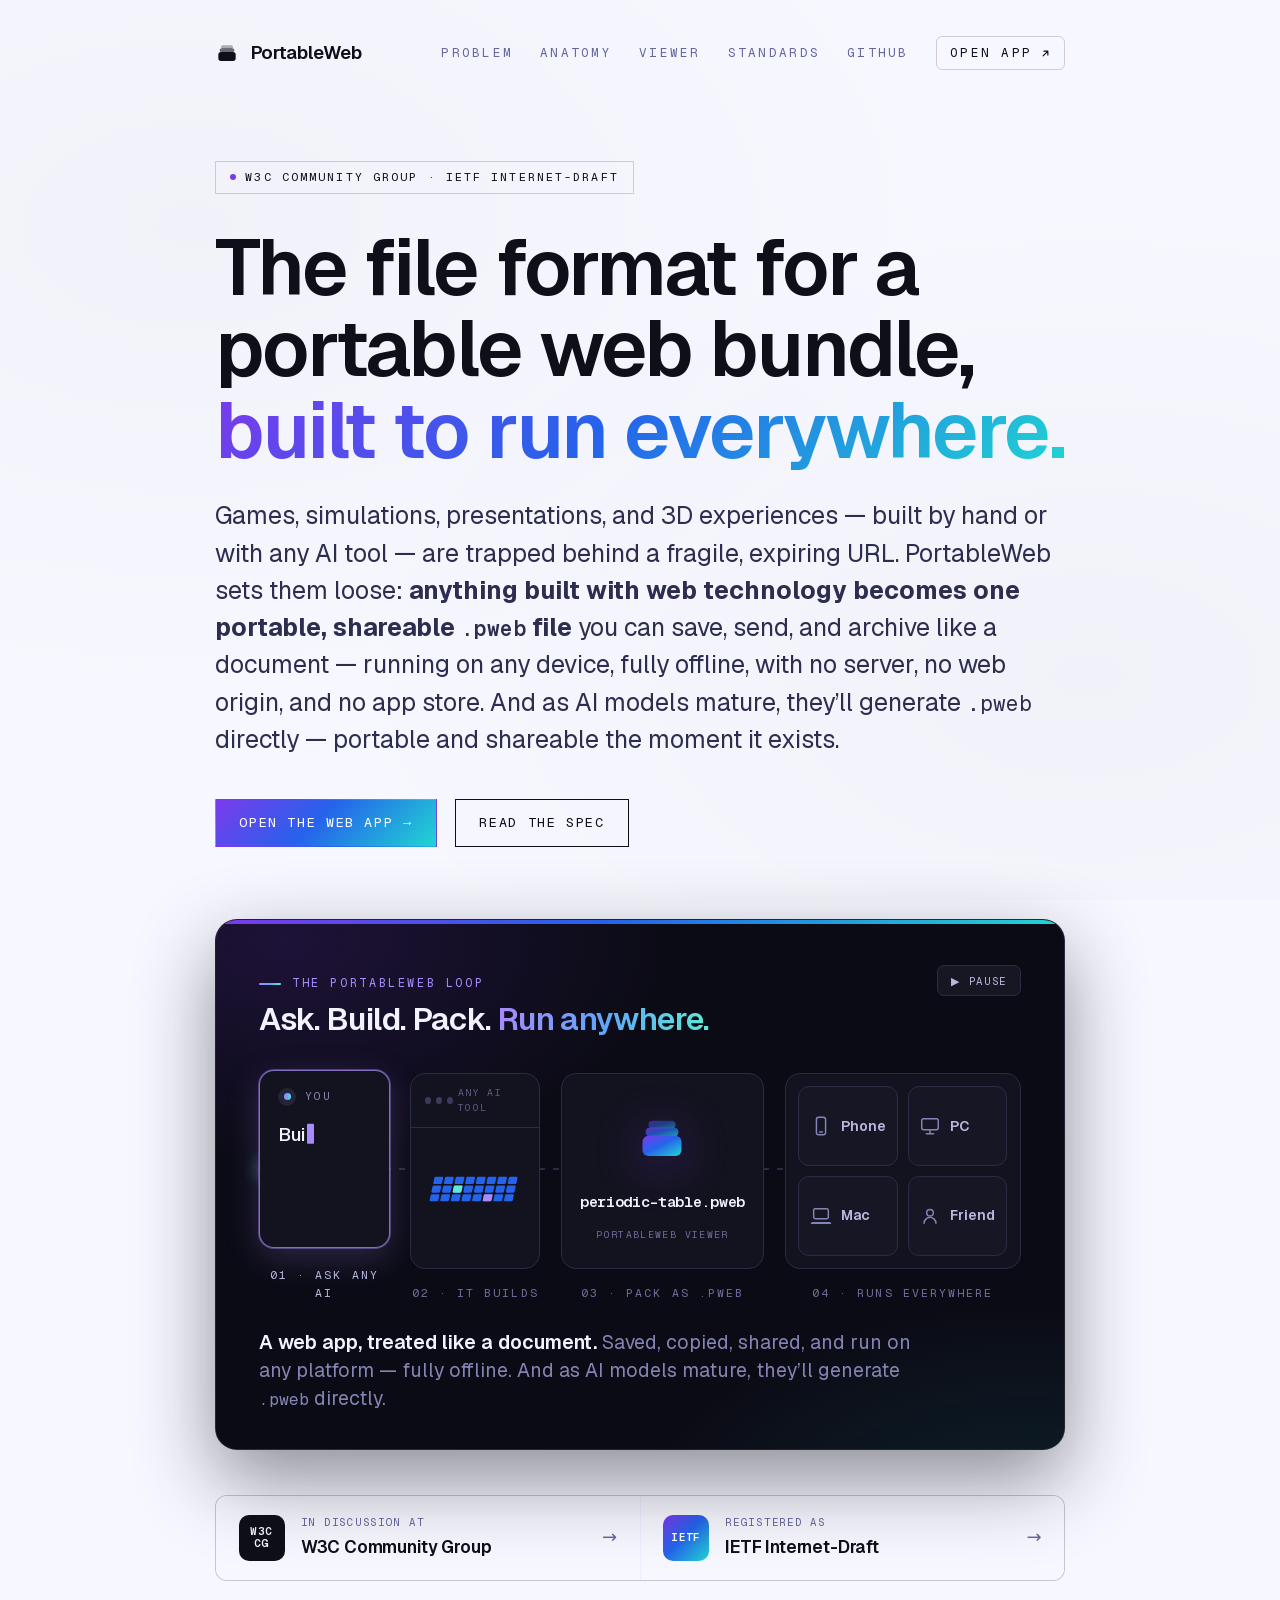
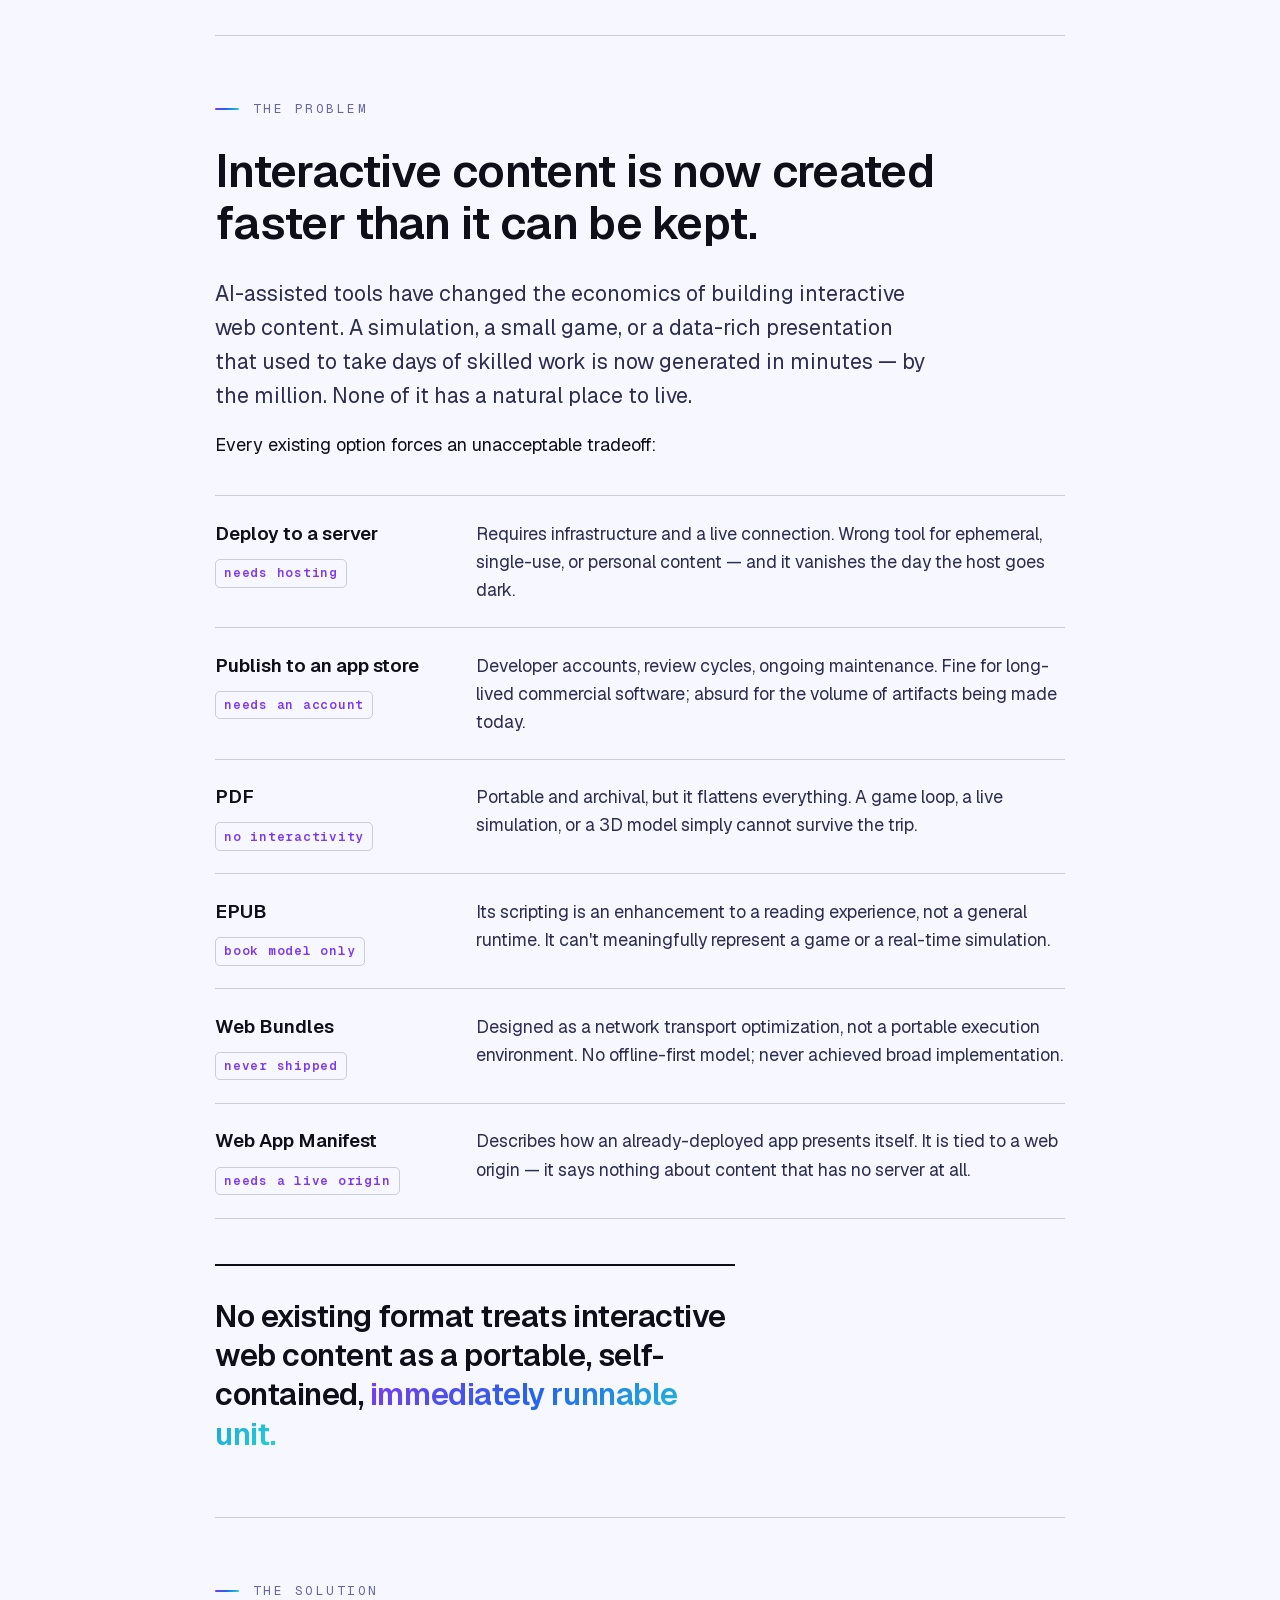
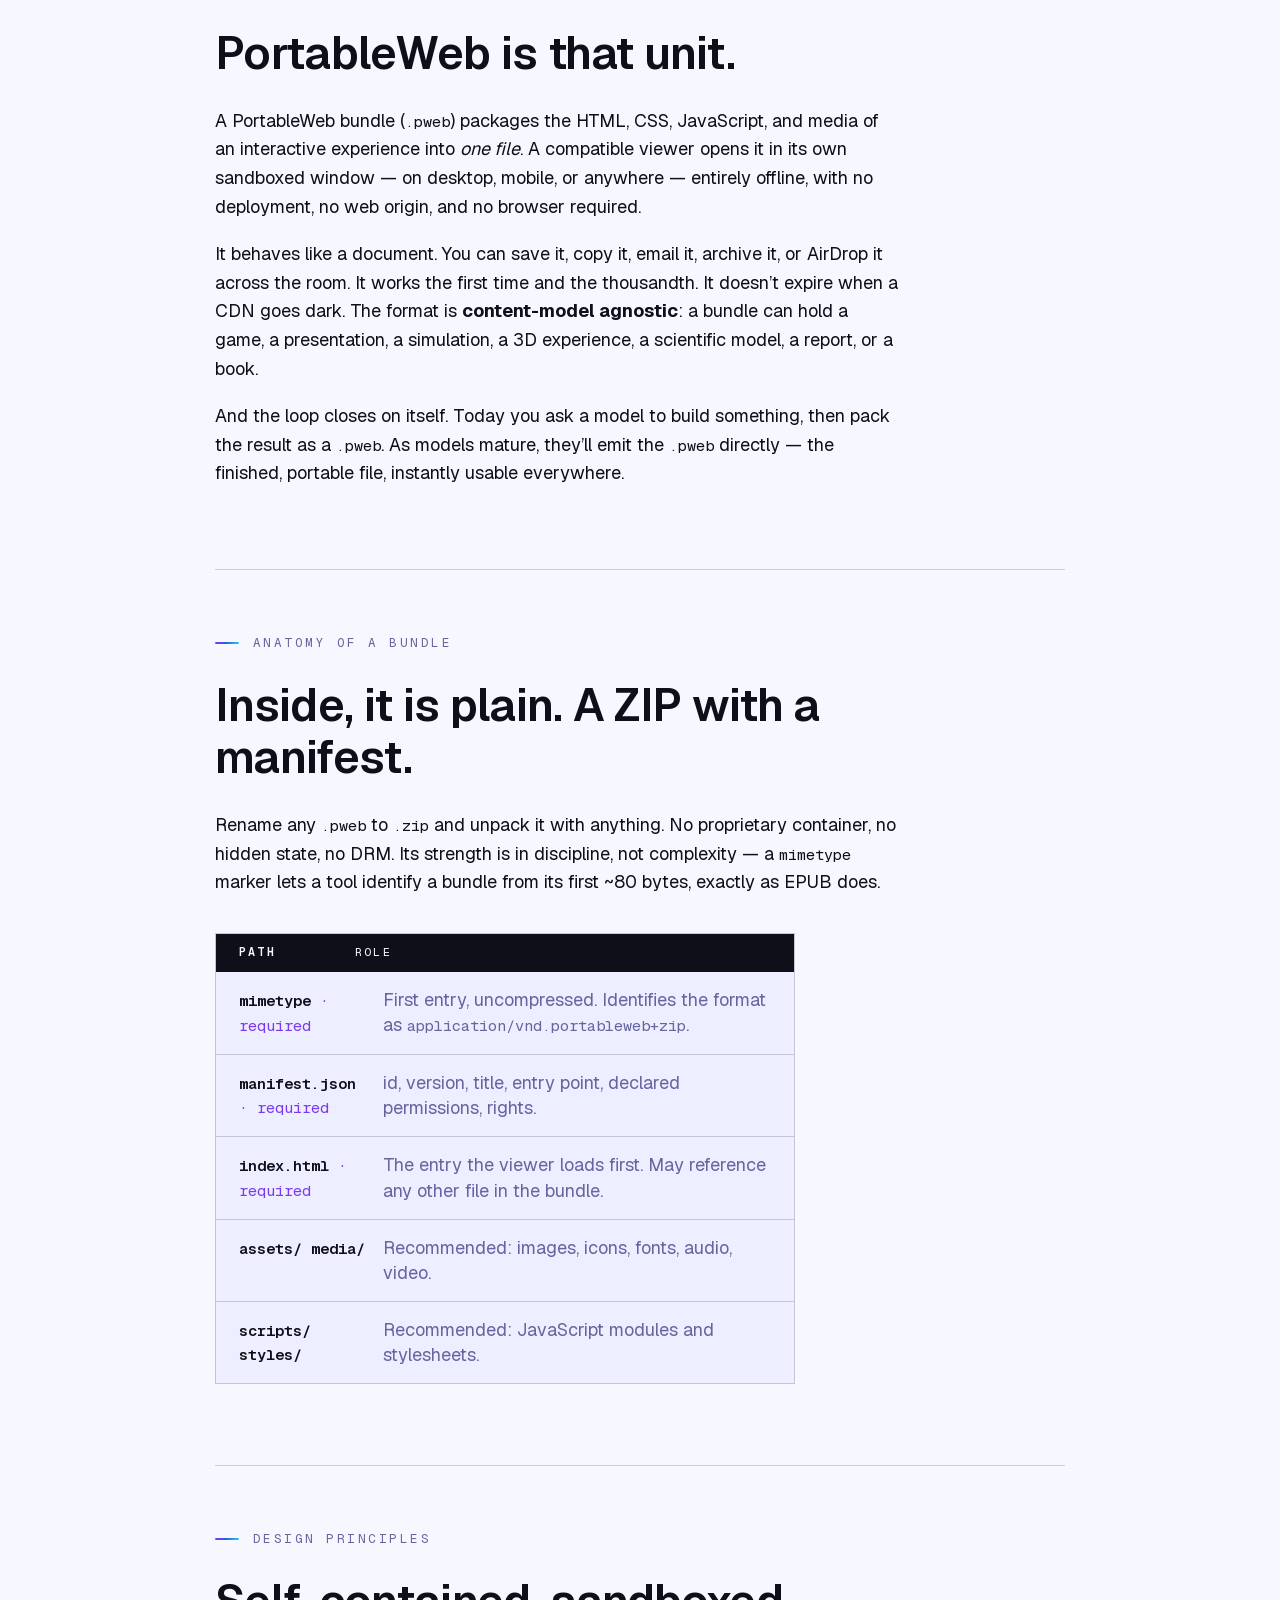
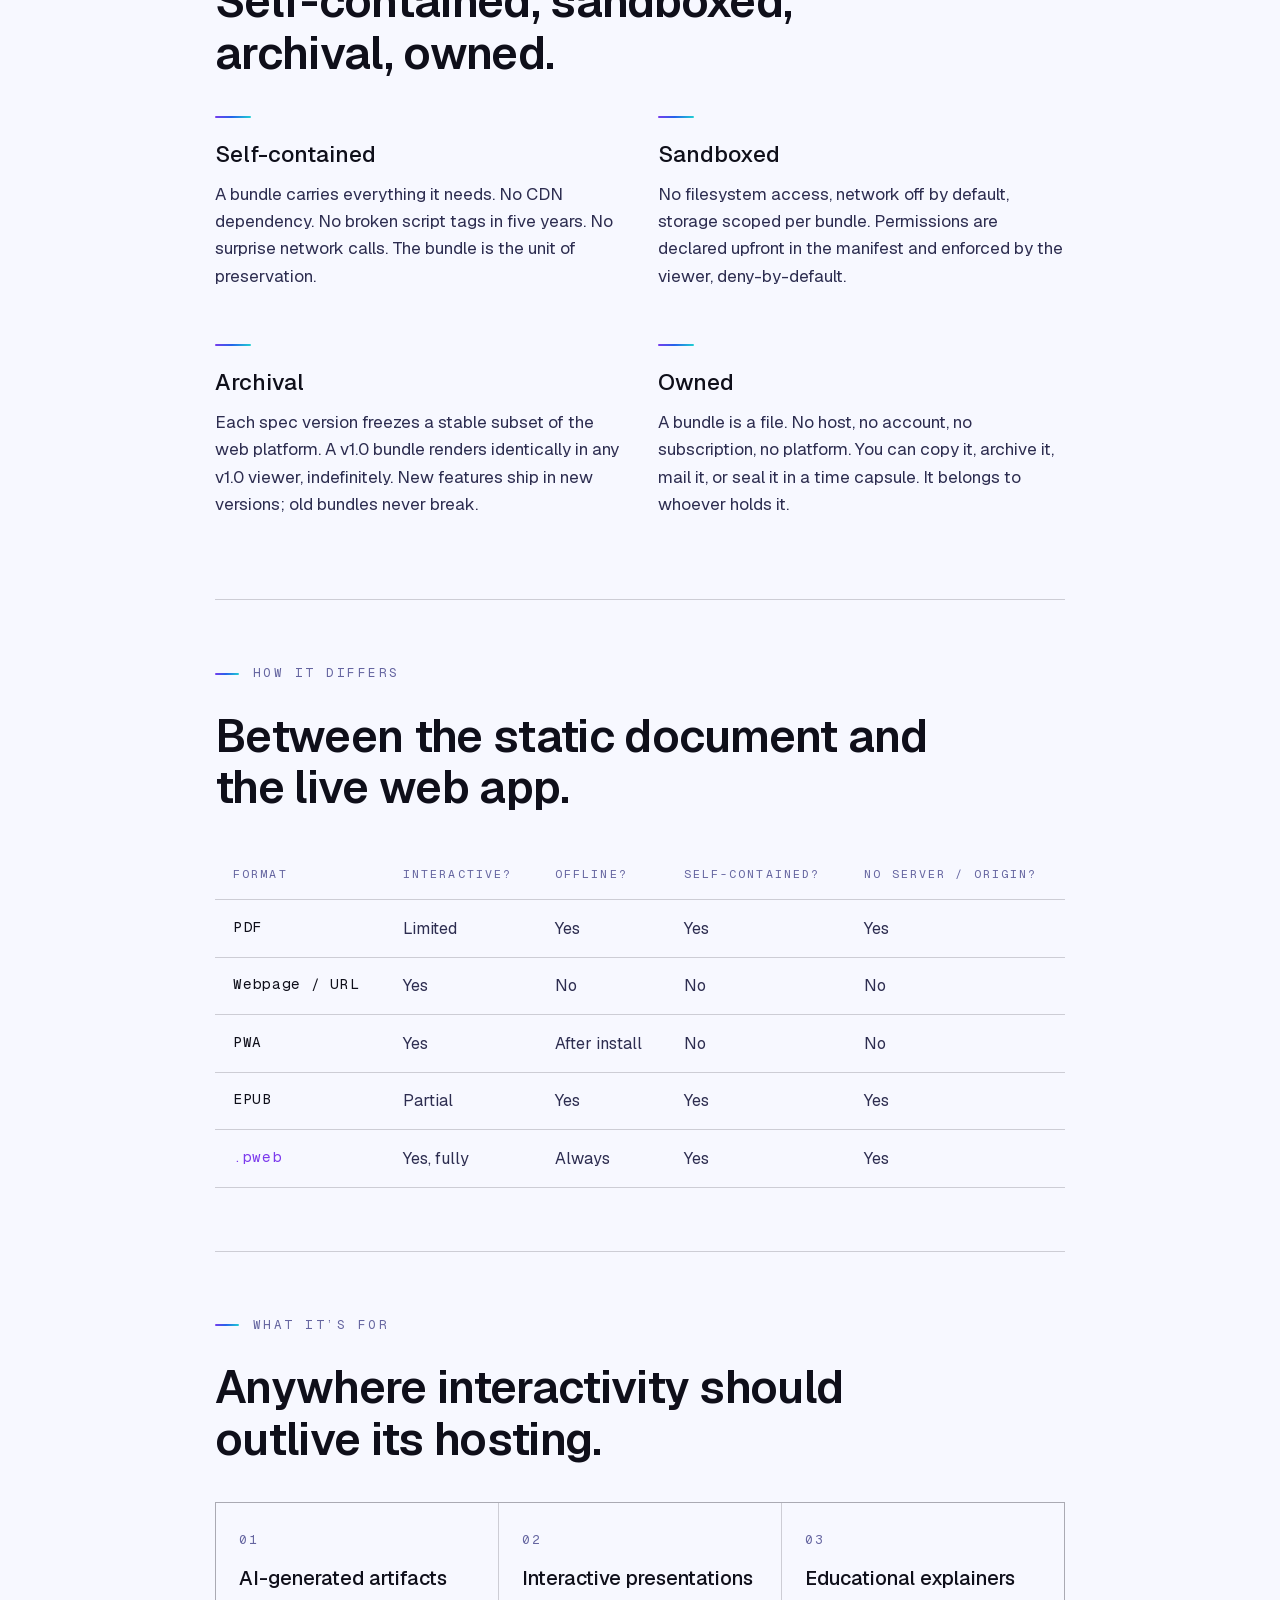
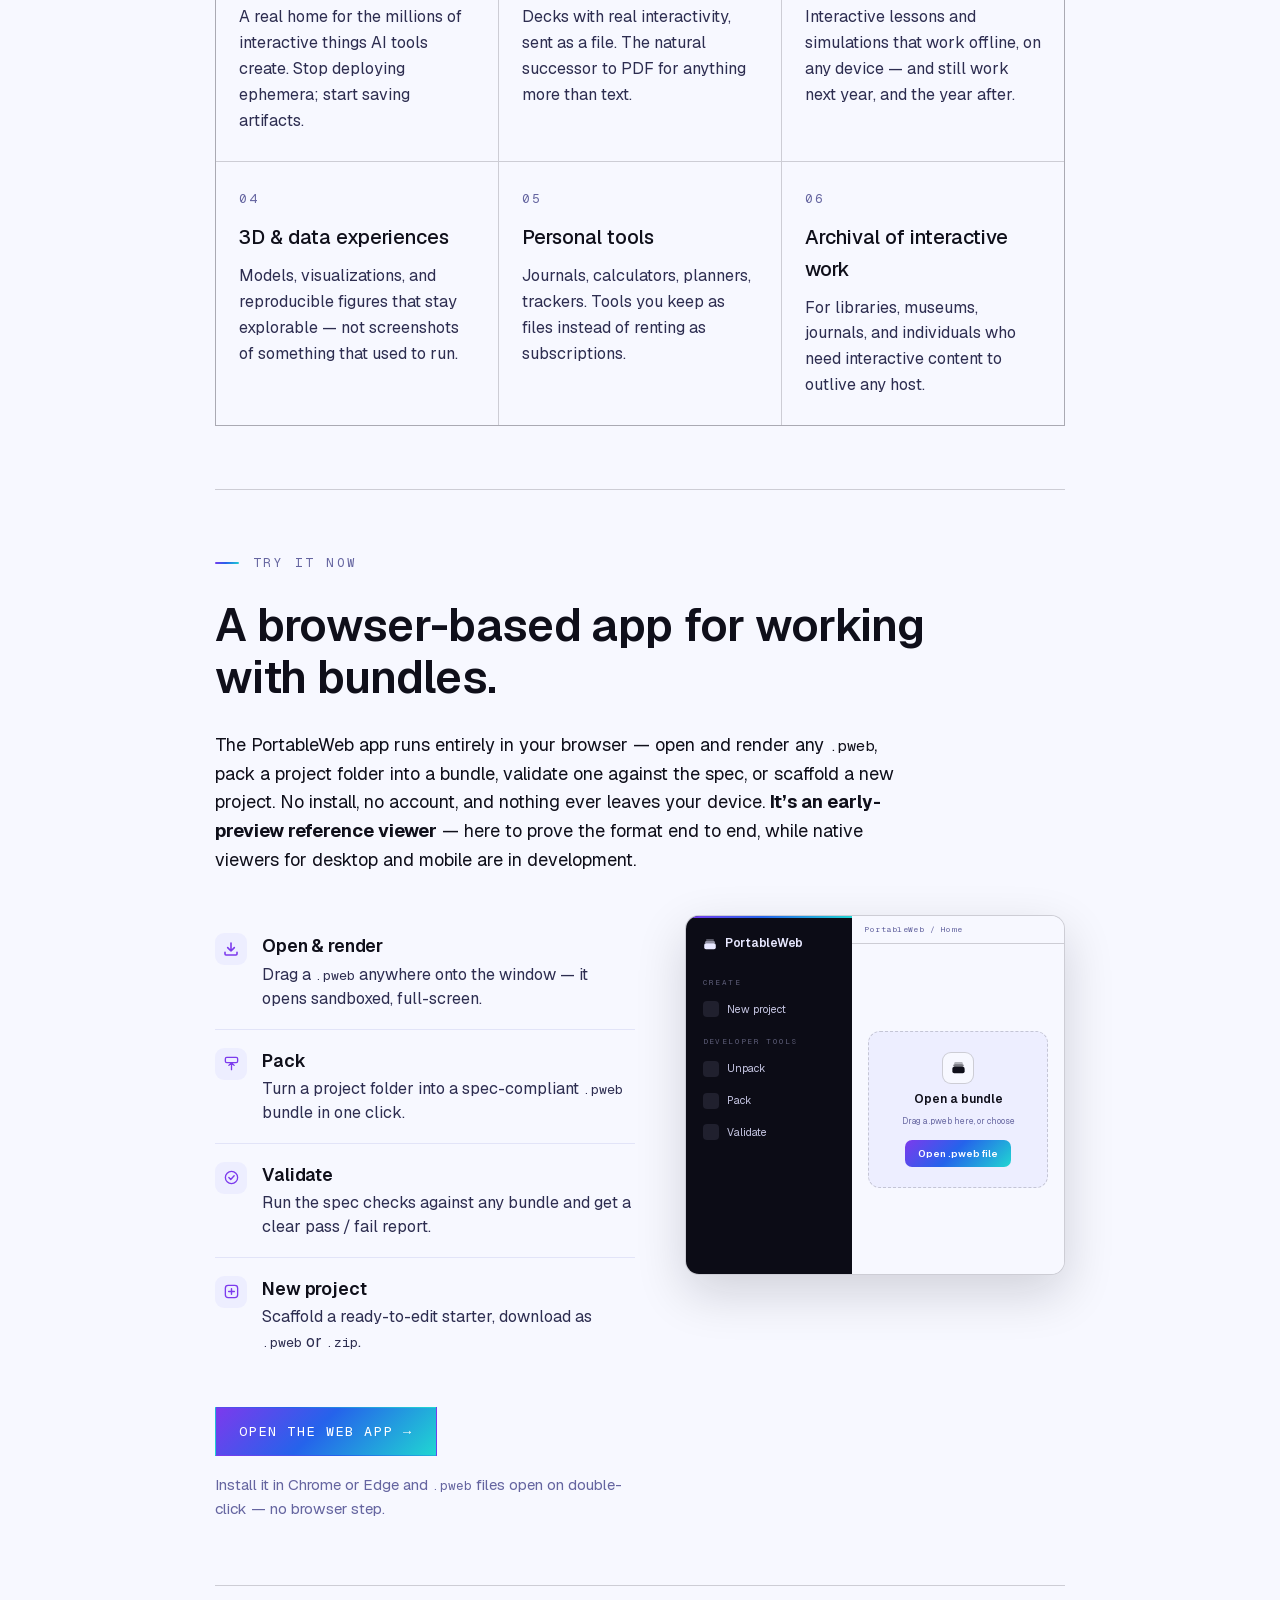
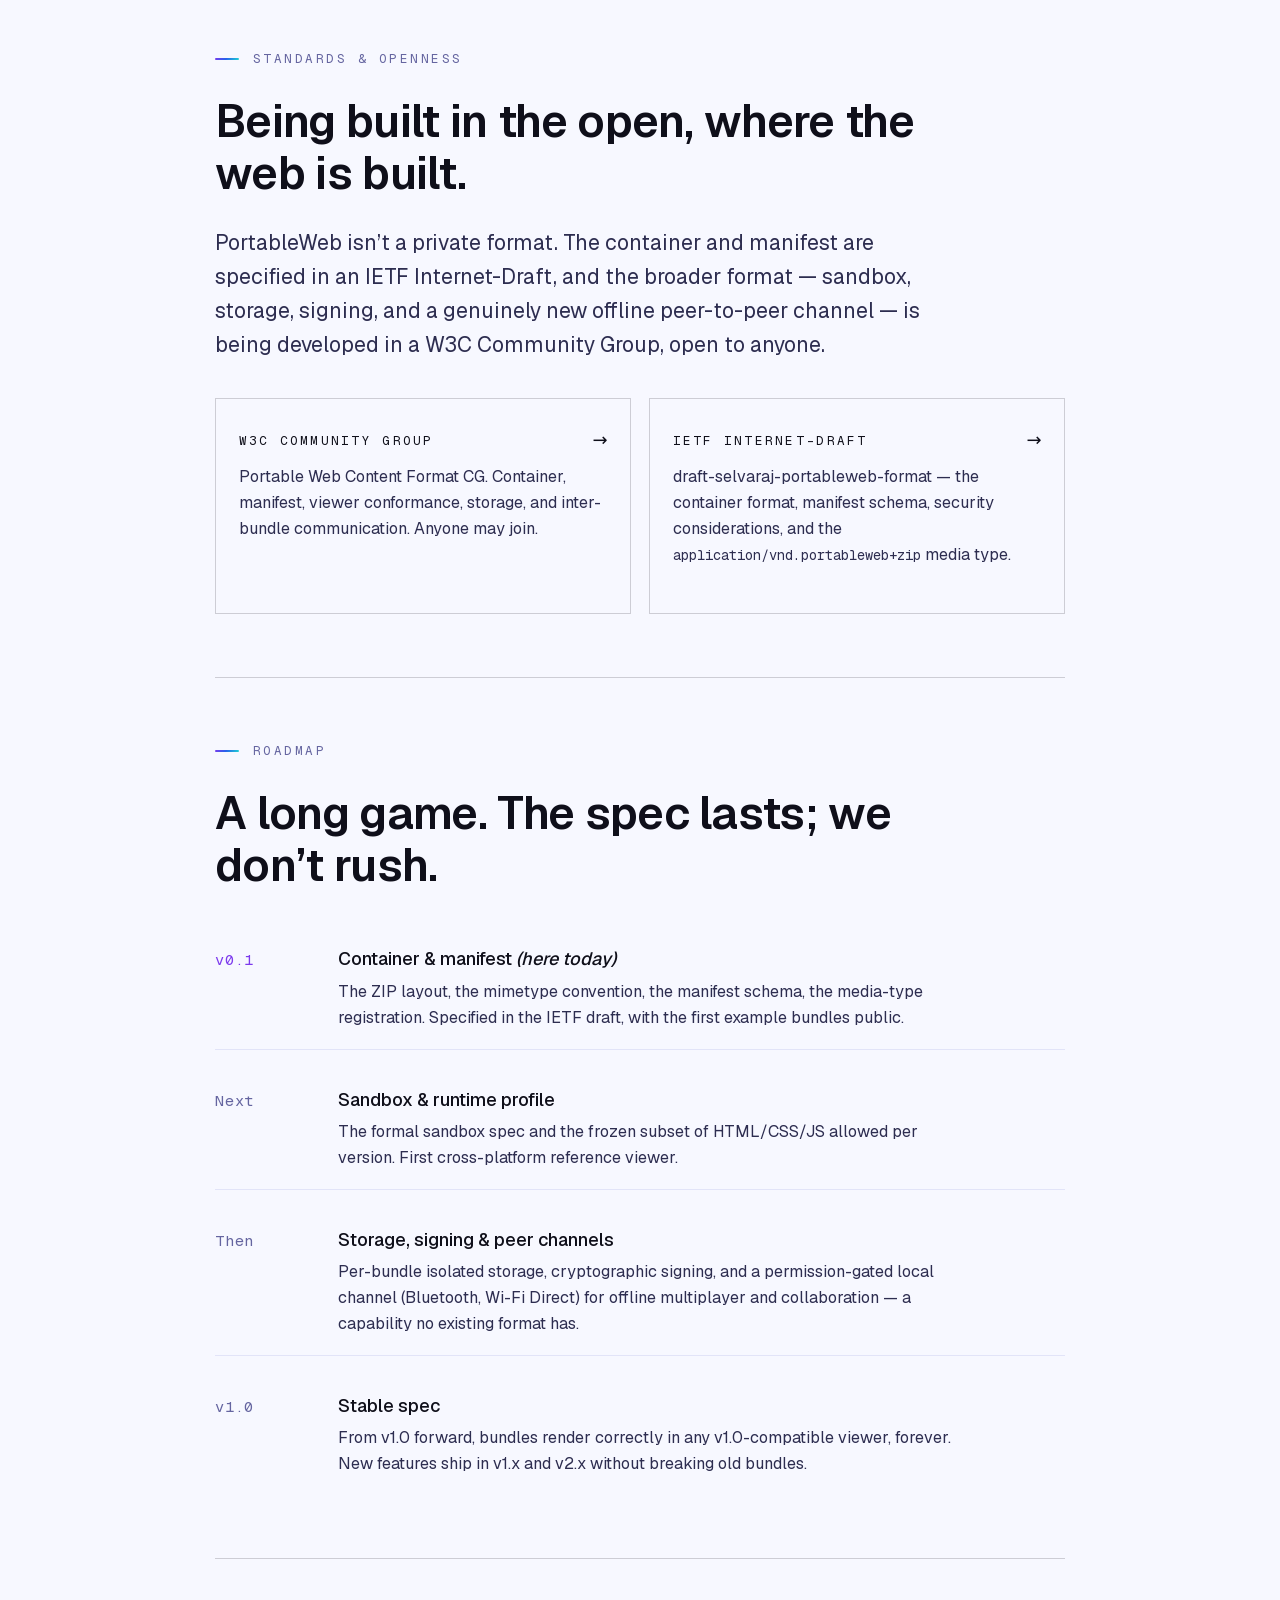
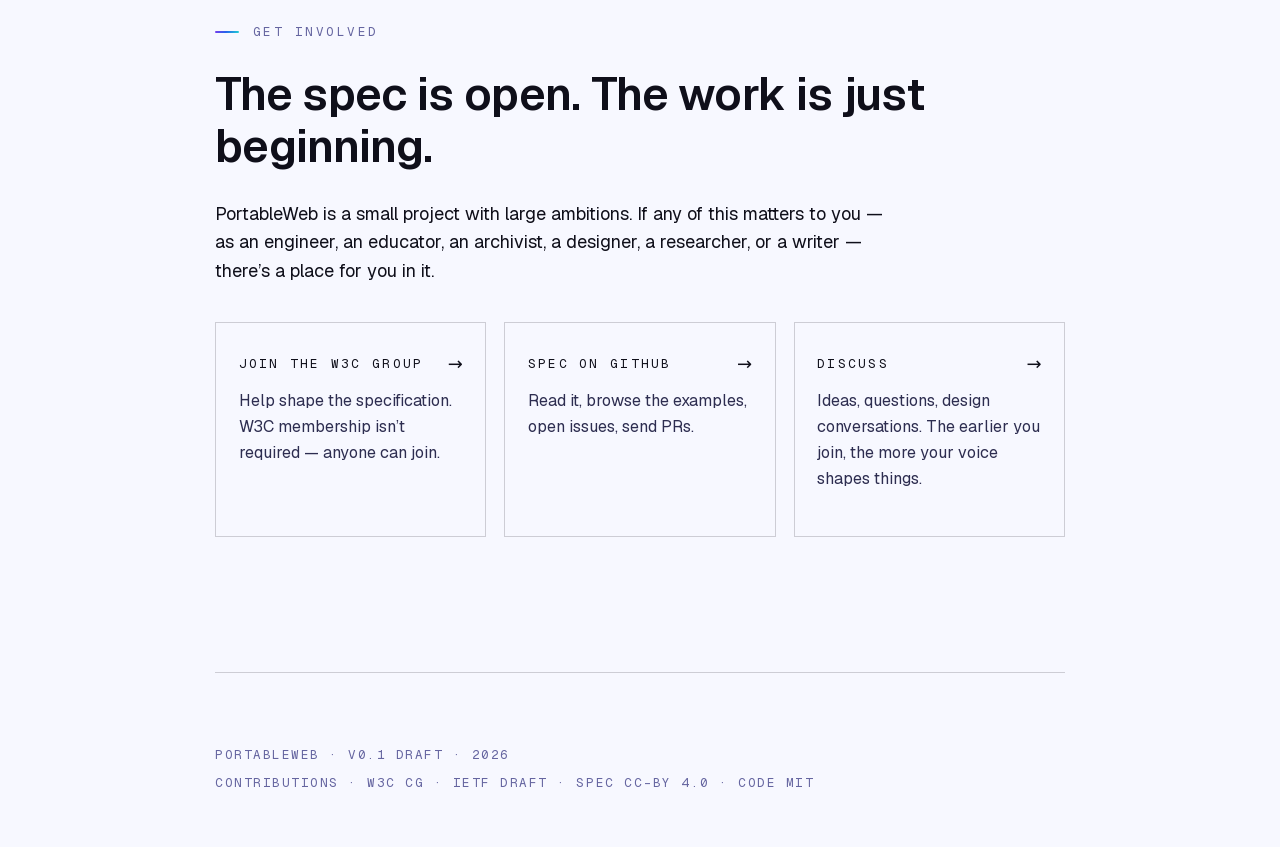
<file: docs/index.html>
<!DOCTYPE html>
<html lang="en">
<head>
  <meta charset="utf-8">
  <meta name="viewport" content="width=device-width, initial-scale=1">
  <title>PortableWeb — A portable file format for interactive web content</title>
  <meta name="description" content="PortableWeb is an open file format for interactive web content. One .pweb file — built by hand or with any AI tool — that runs on any device, fully offline, with no server, no origin, and no app store.">
  <link rel="canonical" href="https://portableweb.org/">
  <meta name="author" content="PortableWeb">
  <meta name="theme-color" content="#0b0b15">
  <meta name="robots" content="index, follow, max-image-preview:large, max-snippet:-1">
  <meta name="keywords" content="PortableWeb, .pweb, portable web format, interactive web content, offline web app, self-contained web, sandboxed web content, AI-generated content, web bundle, digital archival, IETF Internet-Draft, W3C Community Group, application/vnd.portableweb+zip">

  <!-- Open Graph -->
  <meta property="og:site_name" content="PortableWeb">
  <meta property="og:title" content="PortableWeb — the file format for a portable web bundle, built to run everywhere">
  <meta property="og:description" content="An open file format for interactive web content. One .pweb file — built by hand or with any AI tool — that runs on any device, fully offline, with no server, no origin, and no app store.">
  <meta property="og:url" content="https://portableweb.org/">
  <meta property="og:type" content="website">
  <meta property="og:locale" content="en_US">
  <meta property="og:image" content="https://portableweb.org/icons/og-image.png">
  <meta property="og:image:width" content="1200">
  <meta property="og:image:height" content="630">
  <meta property="og:image:alt" content="PortableWeb — one .pweb file that runs anywhere, offline. A W3C Community Group and IETF Internet-Draft.">

  <!-- Twitter -->
  <meta name="twitter:card" content="summary_large_image">
  <meta name="twitter:title" content="PortableWeb — the file format for a portable web bundle, built to run everywhere">
  <meta name="twitter:description" content="One .pweb file that runs on any device, fully offline — no server, no origin, no app store. In community discussion at the W3C; drafted at the IETF.">
  <meta name="twitter:image" content="https://portableweb.org/icons/og-image.png">

  <link rel="apple-touch-icon" sizes="180x180" href="/icons/apple-touch-icon.png">
  <link rel="icon" href="/icons/icon.svg" type="image/svg+xml">
  <link rel="icon" type="image/png" sizes="192x192" href="/icons/icon-192.png">
  <link rel="icon" type="image/png" sizes="512x512" href="/icons/icon-512.png">
  <link rel="mask-icon" href="/icons/icon.svg" color="#7c3aed">

  <link rel="stylesheet" href="fonts/fonts.css">

  <link rel="stylesheet" href="site.css">
  <link rel="stylesheet" href="flow.css">

<!-- Cloudflare Web Analytics --><script defer src='https://static.cloudflareinsights.com/beacon.min.js' data-cf-beacon='{"token": "1ab4277d7670401b84b3ea2daad6a745"}'></script><!-- End Cloudflare Web Analytics -->

  <!-- Structured data: helps search engines and AI models understand what PortableWeb is and its standing. -->
  <script type="application/ld+json">
  {
    "@context": "https://schema.org",
    "@graph": [
      {
        "@type": "Organization",
        "@id": "https://portableweb.org/#org",
        "name": "PortableWeb",
        "alternateName": "Portable Web Content Format",
        "url": "https://portableweb.org/",
        "logo": "https://portableweb.org/icons/icon-512.png",
        "description": "An open project defining PortableWeb (.pweb), a portable file format for self-contained, sandboxed, offline-capable interactive web content.",
        "sameAs": [
          "https://github.com/portableweb",
          "https://www.w3.org/community/portableweb/",
          "https://datatracker.ietf.org/doc/draft-selvaraj-portableweb-format/"
        ]
      },
      {
        "@type": "WebSite",
        "@id": "https://portableweb.org/#website",
        "url": "https://portableweb.org/",
        "name": "PortableWeb",
        "inLanguage": "en",
        "publisher": { "@id": "https://portableweb.org/#org" }
      },
      {
        "@type": "DefinedTerm",
        "@id": "https://portableweb.org/#pweb",
        "name": "PortableWeb (.pweb)",
        "alternateName": ".pweb",
        "termCode": "application/vnd.portableweb+zip",
        "url": "https://portableweb.org/",
        "description": "An open file format that packages the HTML, CSS, JavaScript, and media of an interactive experience into a single self-contained, sandboxed bundle. A .pweb file is opened by a compatible viewer on any platform, entirely offline, without a server, a web origin, an app store, or a browser. It is content-model agnostic: a bundle may hold a game, a presentation, a simulation, a 3D experience, a scientific model, a report, or a book.",
        "inDefinedTermSet": "https://datatracker.ietf.org/doc/draft-selvaraj-portableweb-format/"
      },
      {
        "@type": "TechArticle",
        "@id": "https://portableweb.org/#article",
        "headline": "PortableWeb — the file format for a portable web bundle, built to run everywhere",
        "description": "Interactive web content — built by hand or with any AI tool — saved as one .pweb file that runs anywhere, offline. PortableWeb is a format, not an AI platform.",
        "inLanguage": "en",
        "image": "https://portableweb.org/icons/og-image.png",
        "datePublished": "2026-06-09",
        "dateModified": "2026-06-09",
        "author": { "@id": "https://portableweb.org/#org" },
        "publisher": { "@id": "https://portableweb.org/#org" },
        "about": { "@id": "https://portableweb.org/#pweb" },
        "isPartOf": { "@id": "https://portableweb.org/#website" },
        "mainEntityOfPage": "https://portableweb.org/"
      },
      {
        "@type": "SoftwareApplication",
        "@id": "https://portableweb.org/#app",
        "name": "PortableWeb App",
        "description": "A browser-based app to open and render any .pweb bundle, pack a project folder into a bundle, validate one against the spec, or scaffold a new project. Runs entirely on-device.",
        "applicationCategory": "DeveloperApplication",
        "operatingSystem": "Web browser",
        "url": "https://portableweb.org/app/",
        "isAccessibleForFree": true,
        "offers": { "@type": "Offer", "price": "0", "priceCurrency": "USD" },
        "publisher": { "@id": "https://portableweb.org/#org" }
      },
      {
        "@type": "FAQPage",
        "@id": "https://portableweb.org/#faq",
        "mainEntity": [
          {
            "@type": "Question",
            "name": "What is PortableWeb?",
            "acceptedAnswer": {
              "@type": "Answer",
              "text": "PortableWeb is an open file format for interactive web content. A PortableWeb bundle (.pweb) packages HTML, CSS, JavaScript, and media into a single file that a compatible viewer opens in a sandboxed window on any platform, entirely offline, without a server, a web origin, an app store, or a browser."
            }
          },
          {
            "@type": "Question",
            "name": "What is a .pweb file?",
            "acceptedAnswer": {
              "@type": "Answer",
              "text": "A .pweb file is a PortableWeb bundle: a ZIP archive (media type application/vnd.portableweb+zip) containing a mimetype marker, a manifest.json, an index.html entry point, and any assets. It behaves like a document — you can save, copy, email, archive, or AirDrop it — and it runs the same offline, on any compatible viewer, indefinitely."
            }
          },
          {
            "@type": "Question",
            "name": "How is PortableWeb different from PDF, PWA, or EPUB?",
            "acceptedAnswer": {
              "@type": "Answer",
              "text": "PDF is portable and archival but flattens interactivity. A PWA is interactive but tied to a live server and web origin. EPUB is constrained to a book and reading model and cannot represent a game or real-time simulation. PortableWeb is fully interactive, always offline, self-contained, and requires no server or origin — it sits between the static document and the live web app."
            }
          },
          {
            "@type": "Question",
            "name": "Is PortableWeb a standard?",
            "acceptedAnswer": {
              "@type": "Answer",
              "text": "Not yet — it is an open proposal being developed in public. Its container and manifest are specified in an IETF Internet-Draft (draft-selvaraj-portableweb-format), and the broader format — sandbox, storage, signing, and an offline peer-to-peer channel — is in community discussion in the W3C Portable Web Content Format Community Group, which anyone can join."
            }
          },
          {
            "@type": "Question",
            "name": "Is PortableWeb an AI tool or AI platform?",
            "acceptedAnswer": {
              "@type": "Answer",
              "text": "No. PortableWeb is a file format, not an AI product. It does not generate content. People build interactive web content however they like — by hand, or with any AI tool — and PortableWeb defines the portable .pweb file that the result is saved and shared as. It is independent of any AI vendor or model."
            }
          },
          {
            "@type": "Question",
            "name": "Why does PortableWeb matter for AI-generated content?",
            "acceptedAnswer": {
              "@type": "Answer",
              "text": "AI tools now generate interactive web content — games, simulations, presentations, reports, 3D experiences — in minutes, by the million. None of it has a natural place to live beyond a fragile URL. PortableWeb gives each artifact a portable, ownable file. As models mature, they will be able to emit .pweb files directly, instantly usable across every platform."
            }
          }
        ]
      }
    ]
  }
  </script>
</head>

<body>

<div class="wrap">

  <!-- Header -->
  <header class="site">
    <a class="mark" href="/">
      <svg class="mark-glyph" width="24" height="24" viewBox="0 0 36 36" aria-hidden="true">
        <rect x="9" y="6.5" width="18" height="5" rx="2.5" fill="currentColor" opacity="0.32"></rect>
        <rect x="7" y="11" width="22" height="6" rx="3" fill="currentColor" opacity="0.6"></rect>
        <rect x="5" y="16.5" width="26" height="13.5" rx="4" fill="currentColor"></rect>
      </svg>
      <span class="mark-word">PortableWeb</span>
    </a>
    <nav class="site">
      <a href="#problem">Problem</a>
      <a href="#anatomy">Anatomy</a>
      <a href="#viewer">Viewer</a>
      <a href="#standards">Standards</a>
      <a href="https://github.com/portableweb">GitHub</a>
      <a class="nav-app" href="/app/">Open app <svg width="11" height="11" viewBox="0 0 14 14" fill="none" aria-hidden="true"><path d="M4 10l6-6M5 4h5v5" stroke="currentColor" stroke-width="1.5" stroke-linecap="round" stroke-linejoin="round"></path></svg></a>
    </nav>
  </header>

  <!-- Hero -->
  <section class="hero">
    <div class="status">W3C Community Group &middot; IETF Internet-Draft</div>
    <h1 class="hero-title">The file format for a portable web bundle, <span class="accent">built to run everywhere.</span></h1>
    <p class="hero-lede">
      Games, simulations, presentations, and 3D experiences &mdash; built by hand or with any AI
      tool &mdash; are trapped behind a fragile, expiring URL. PortableWeb sets them loose:
      <strong>anything built with web technology becomes one portable, shareable <code>.pweb</code>
      file</strong> you can save, send, and archive like a document &mdash; running on any device,
      fully offline, with no server, no web origin, and no app store. And as AI models mature,
      they&rsquo;ll generate <code>.pweb</code> directly &mdash; portable and shareable the moment it exists.
    </p>
    <div class="cta-row">
      <a class="btn primary" href="/app/">Open the web app &rarr;</a>
      <a class="btn" href="https://github.com/portableweb/spec">Read the spec</a>
    </div>

    <!-- ============ HERO ANIMATION (centerpiece) ============ -->
    <div class="flowstage" id="flow" role="img"
         aria-label="The PortableWeb loop: you ask an AI to build interactive web content, it is generated, you pack it as a single .pweb file, and it runs everywhere — phone, Mac, PC, or shared with a friend.">
      <div class="flow-head">
        <div class="flow-head-text">
          <span class="flow-kicker">The PortableWeb loop</span>
          <h2 class="flow-title">Ask. Build. Pack. <span class="grad">Run anywhere.</span></h2>
        </div>
        <button class="flow-toggle" type="button" aria-label="Pause or play the animation">
          <span class="ico-pause" aria-hidden="true">&#10073;&#10073;</span>
          <span class="ico-play" aria-hidden="true">&#9654;</span>
          <span class="tog-word">Pause</span>
        </button>
      </div>

      <div class="flow-pipe">
        <div class="flow-track"><span class="flow-pulse"></span></div>

        <!-- 1 · Ask -->
        <div class="flow-node is-active" data-stage="1">
          <div class="node-card ask">
            <div class="ask-head"><span class="dot"></span> YOU</div>
            <p class="ask-prompt"><span id="promptText">Build me an interactive 3D periodic table.</span><span class="caret"></span></p>
          </div>
          <div class="node-label">01 &middot; Ask any AI</div>
        </div>

        <!-- 2 · Build -->
        <div class="flow-node" data-stage="2">
          <div class="node-card build">
            <div class="win-bar"><span></span><span></span><span></span><em>any AI tool</em></div>
            <div class="win-body">
              <!-- periodic table -->
              <div class="artifact active" data-ex="0">
                <svg viewBox="0 0 160 116" aria-hidden="true">
                  <g transform="translate(80,58)"><g transform="skewX(-12) scale(1,0.82)">
                    <g fill="#2563eb">
                      <rect x="-72" y="-42" width="14" height="14" rx="2"></rect><rect x="-55" y="-42" width="14" height="14" rx="2"></rect><rect x="-38" y="-42" width="14" height="14" rx="2"></rect><rect x="-21" y="-42" width="14" height="14" rx="2"></rect><rect x="-4" y="-42" width="14" height="14" rx="2"></rect><rect x="13" y="-42" width="14" height="14" rx="2"></rect><rect x="30" y="-42" width="14" height="14" rx="2"></rect><rect x="47" y="-42" width="14" height="14" rx="2"></rect>
                      <rect x="-72" y="-25" width="14" height="14" rx="2"></rect><rect x="-55" y="-25" width="14" height="14" rx="2"></rect><rect x="-38" y="-25" width="14" height="14" rx="2"></rect><rect x="-21" y="-25" width="14" height="14" rx="2"></rect><rect x="-4" y="-25" width="14" height="14" rx="2"></rect><rect x="13" y="-25" width="14" height="14" rx="2"></rect><rect x="30" y="-25" width="14" height="14" rx="2"></rect><rect x="47" y="-25" width="14" height="14" rx="2"></rect>
                      <rect x="-72" y="-8" width="14" height="14" rx="2"></rect><rect x="-55" y="-8" width="14" height="14" rx="2"></rect><rect x="-38" y="-8" width="14" height="14" rx="2"></rect><rect x="-21" y="-8" width="14" height="14" rx="2"></rect><rect x="-4" y="-8" width="14" height="14" rx="2"></rect><rect x="13" y="-8" width="14" height="14" rx="2"></rect><rect x="30" y="-8" width="14" height="14" rx="2"></rect><rect x="47" y="-8" width="14" height="14" rx="2"></rect>
                    </g>
                    <rect x="-38" y="-25" width="14" height="14" rx="2" fill="#5eead4"></rect>
                    <rect x="13" y="-8" width="14" height="14" rx="2" fill="#a78bfa"></rect>
                  </g></g>
                </svg>
              </div>
              <!-- photo album -->
              <div class="artifact" data-ex="1">
                <svg viewBox="0 0 160 116" aria-hidden="true">
                  <g transform="translate(80,58)">
                    <rect x="-58" y="-40" width="74" height="54" rx="4" fill="#23233a" stroke="#3a3a5c" stroke-width="1.5" transform="rotate(-11)"></rect>
                    <rect x="-38" y="-36" width="74" height="54" rx="4" fill="#2b2b45" stroke="#4a4a72" stroke-width="1.5" transform="rotate(-2)"></rect>
                    <g transform="rotate(8)">
                      <rect x="-18" y="-32" width="74" height="54" rx="4" fill="#1c2540" stroke="#60a5fa" stroke-width="1.6"></rect>
                      <circle cx="4" cy="-13" r="8" fill="#5eead4"></circle>
                      <path d="M-13 17 L7 -3 L20 9 L31 0 L56 20 Z" fill="#2563eb"></path>
                    </g>
                  </g>
                </svg>
              </div>
              <!-- arcade game -->
              <div class="artifact" data-ex="2">
                <svg viewBox="0 0 160 116" aria-hidden="true">
                  <g transform="translate(80,58)">
                    <rect x="-66" y="-42" width="132" height="84" rx="6" fill="#0c1424" stroke="#2563eb" stroke-width="1.5"></rect>
                    <circle cx="-28" cy="-18" r="6" fill="#5eead4"></circle>
                    <circle cx="16" cy="6" r="6" fill="#a78bfa"></circle>
                    <rect x="-42" y="28" width="38" height="7" rx="3.5" fill="#60a5fa"></rect>
                    <rect x="8" y="28" width="38" height="7" rx="3.5" fill="#60a5fa"></rect>
                    <path d="M38 -28 l9 9 l-9 9 l-9 -9 z" fill="#fbbf24"></path>
                  </g>
                </svg>
              </div>
              <!-- boss report -->
              <div class="artifact" data-ex="3">
                <svg viewBox="0 0 160 116" aria-hidden="true">
                  <g transform="translate(80,64)">
                    <rect x="-46" y="-8" width="16" height="30" rx="2" fill="#2563eb"></rect>
                    <rect x="-23" y="-24" width="16" height="46" rx="2" fill="#60a5fa"></rect>
                    <rect x="0" y="-40" width="16" height="62" rx="2" fill="#5eead4"></rect>
                    <rect x="23" y="-28" width="16" height="50" rx="2" fill="#a78bfa"></rect>
                    <path d="M-42 -2 L-15 -17 L8 -32 L31 -40" fill="none" stroke="#f3f3ff" stroke-width="2.2" stroke-linecap="round" stroke-linejoin="round"></path>
                    <line x1="-52" y1="26" x2="48" y2="26" stroke="#3a3a5c" stroke-width="1.5"></line>
                  </g>
                </svg>
              </div>
            </div>
          </div>
          <div class="node-label">02 &middot; It builds</div>
        </div>

        <!-- 3 · Pack -->
        <div class="flow-node" data-stage="3">
          <div class="node-card pack">
            <div class="pweb-glyph">
              <svg width="60" height="60" viewBox="0 0 36 36" aria-hidden="true">
                <defs><linearGradient id="pgGrad" x1="0" y1="0" x2="1" y2="1"><stop offset="0" stop-color="#7c3aed"></stop><stop offset="0.46" stop-color="#2563eb"></stop><stop offset="1" stop-color="#20d6d2"></stop></linearGradient></defs>
                <g fill="url(#pgGrad)">
                  <rect x="9" y="6.5" width="18" height="5" rx="2.5" opacity="0.5"></rect>
                  <rect x="7" y="11" width="22" height="6" rx="3" opacity="0.74"></rect>
                  <rect x="5" y="16.5" width="26" height="13.5" rx="4"></rect>
                </g>
              </svg>
            </div>
            <div class="pweb-name" id="packName">periodic-table.pweb</div>
            <div class="pack-note">PortableWeb Viewer</div>
          </div>
          <div class="node-label">03 &middot; Pack as .pweb</div>
        </div>

        <!-- 4 · Everywhere -->
        <div class="flow-node" data-stage="4">
          <div class="node-card devices">
            <div class="device-grid">
              <div class="device">
                <svg viewBox="0 0 24 24" fill="none" aria-hidden="true"><rect x="7" y="2.5" width="10" height="19" rx="2.5" stroke="currentColor" stroke-width="1.6"></rect><line x1="10.5" y1="18.5" x2="13.5" y2="18.5" stroke="currentColor" stroke-width="1.6" stroke-linecap="round"></line></svg>
                <span>Phone</span>
              </div>
              <div class="device">
                <svg viewBox="0 0 24 24" fill="none" aria-hidden="true"><rect x="3" y="4" width="18" height="12" rx="2" stroke="currentColor" stroke-width="1.6"></rect><line x1="12" y1="16" x2="12" y2="20" stroke="currentColor" stroke-width="1.6"></line><line x1="8" y1="20.5" x2="16" y2="20.5" stroke="currentColor" stroke-width="1.6" stroke-linecap="round"></line></svg>
                <span>PC</span>
              </div>
              <div class="device">
                <svg viewBox="0 0 24 24" fill="none" aria-hidden="true"><rect x="4" y="4" width="16" height="11" rx="1.8" stroke="currentColor" stroke-width="1.6"></rect><path d="M2 18.5h20l1.4 2.2H0.6z" fill="currentColor"></path></svg>
                <span>Mac</span>
              </div>
              <div class="device">
                <svg viewBox="0 0 24 24" fill="none" aria-hidden="true"><circle cx="12" cy="8.5" r="3.6" stroke="currentColor" stroke-width="1.6"></circle><path d="M5.5 20a6.5 6.5 0 0 1 13 0" stroke="currentColor" stroke-width="1.6" stroke-linecap="round"></path></svg>
                <span id="flowShare">Friend</span>
              </div>
            </div>
          </div>
          <div class="node-label">04 &middot; Runs everywhere</div>
        </div>
      </div>

      <p class="flow-caption" id="flowCaption">
        <span class="lead">A web app, treated like a document.</span>
        Saved, copied, shared, and run on any platform &mdash; fully offline. And as AI models mature, they&rsquo;ll generate <code>.pweb</code> directly.
      </p>
    </div>
    <!-- ============ /HERO ANIMATION ============ -->

    <!-- Credibility strip -->
    <div class="cred">
      <a href="https://www.w3.org/community/portableweb/">
        <span class="cred-badge">W3C<br>CG</span>
        <span class="cred-text">
          <span class="cred-kicker">In discussion at</span>
          <span class="cred-name">W3C Community Group</span>
        </span>
        <span class="cred-arrow" aria-hidden="true">&rarr;</span>
      </a>
      <a href="https://datatracker.ietf.org/doc/draft-selvaraj-portableweb-format/">
        <span class="cred-badge ietf">IETF</span>
        <span class="cred-text">
          <span class="cred-kicker">Registered as</span>
          <span class="cred-name">IETF Internet-Draft</span>
        </span>
        <span class="cred-arrow" aria-hidden="true">&rarr;</span>
      </a>
    </div>
  </section>

  <!-- The problem -->
  <section class="block" id="problem">
    <p class="eyebrow">The problem</p>
    <h2>Interactive content is now created faster than it can be kept.</h2>
    <p class="lead-p">
      AI-assisted tools have changed the economics of building interactive web content.
      A simulation, a small game, or a data-rich presentation that used to take days of
      skilled work is now generated in minutes &mdash; by the million. None of it has a
      natural place to live.
    </p>
    <p>Every existing option forces an unacceptable tradeoff:</p>

    <div class="fail-list">
      <div class="fail">
        <div class="fail-name">Deploy to a server <span class="x">needs hosting</span></div>
        <p>Requires infrastructure and a live connection. Wrong tool for ephemeral, single-use, or personal content &mdash; and it vanishes the day the host goes dark.</p>
      </div>
      <div class="fail">
        <div class="fail-name">Publish to an app store <span class="x">needs an account</span></div>
        <p>Developer accounts, review cycles, ongoing maintenance. Fine for long-lived commercial software; absurd for the volume of artifacts being made today.</p>
      </div>
      <div class="fail">
        <div class="fail-name">PDF <span class="x">no interactivity</span></div>
        <p>Portable and archival, but it flattens everything. A game loop, a live simulation, or a 3D model simply cannot survive the trip.</p>
      </div>
      <div class="fail">
        <div class="fail-name">EPUB <span class="x">book model only</span></div>
        <p>Its scripting is an enhancement to a reading experience, not a general runtime. It can't meaningfully represent a game or a real-time simulation.</p>
      </div>
      <div class="fail">
        <div class="fail-name">Web Bundles <span class="x">never shipped</span></div>
        <p>Designed as a network transport optimization, not a portable execution environment. No offline-first model; never achieved broad implementation.</p>
      </div>
      <div class="fail">
        <div class="fail-name">Web App Manifest <span class="x">needs a live origin</span></div>
        <p>Describes how an already-deployed app presents itself. It is tied to a web origin &mdash; it says nothing about content that has no server at all.</p>
      </div>
    </div>

    <p class="pull">No existing format treats interactive web content as a portable, self-contained, <span class="accent">immediately runnable unit.</span></p>
  </section>

  <!-- The solution / What it is -->
  <section class="block" id="what">
    <p class="eyebrow">The solution</p>
    <h2>PortableWeb is that unit.</h2>
    <p>
      A PortableWeb bundle (<code>.pweb</code>) packages the HTML, CSS, JavaScript, and media
      of an interactive experience into <em>one file</em>. A compatible viewer opens it in its
      own sandboxed window &mdash; on desktop, mobile, or anywhere &mdash; entirely offline,
      with no deployment, no web origin, and no browser required.
    </p>
    <p>
      It behaves like a document. You can save it, copy it, email it, archive it, or AirDrop it
      across the room. It works the first time and the thousandth. It doesn&rsquo;t expire when a
      CDN goes dark. The format is <strong>content-model agnostic</strong>: a bundle can hold a
      game, a presentation, a simulation, a 3D experience, a scientific model, a report, or a book.
    </p>
    <p>
      And the loop closes on itself. Today you ask a model to build something, then pack the
      result as a <code>.pweb</code>. As models mature, they&rsquo;ll emit the
      <code>.pweb</code> directly &mdash; the finished, portable file, instantly usable everywhere.
    </p>
  </section>

  <!-- Anatomy -->
  <section class="block" id="anatomy">
    <p class="eyebrow">Anatomy of a bundle</p>
    <h2>Inside, it is plain. A ZIP with a manifest.</h2>
    <p>
      Rename any <code>.pweb</code> to <code>.zip</code> and unpack it with anything. No proprietary
      container, no hidden state, no DRM. Its strength is in discipline, not complexity &mdash; a
      <code>mimetype</code> marker lets a tool identify a bundle from its first ~80 bytes, exactly
      as EPUB does.
    </p>

    <div class="anatomy" role="figure" aria-label="File structure inside a .pweb bundle">
      <div class="anatomy-row header">
        <span class="filename">Path</span>
        <span class="desc">Role</span>
      </div>
      <div class="anatomy-row">
        <span class="filename">mimetype <span class="req">&middot; required</span></span>
        <span class="desc">First entry, uncompressed. Identifies the format as <code>application/vnd.portableweb+zip</code>.</span>
      </div>
      <div class="anatomy-row">
        <span class="filename">manifest.json <span class="req">&middot; required</span></span>
        <span class="desc">id, version, title, entry point, declared permissions, rights.</span>
      </div>
      <div class="anatomy-row">
        <span class="filename">index.html <span class="req">&middot; required</span></span>
        <span class="desc">The entry the viewer loads first. May reference any other file in the bundle.</span>
      </div>
      <div class="anatomy-row">
        <span class="filename">assets/ media/</span>
        <span class="desc">Recommended: images, icons, fonts, audio, video.</span>
      </div>
      <div class="anatomy-row">
        <span class="filename">scripts/ styles/</span>
        <span class="desc">Recommended: JavaScript modules and stylesheets.</span>
      </div>
    </div>
  </section>

  <!-- Principles -->
  <section class="block">
    <p class="eyebrow">Design principles</p>
    <h2>Self-contained, sandboxed, archival, owned.</h2>
    <div class="pillars">
      <div class="pillar">
        <h3>Self-contained</h3>
        <p>A bundle carries everything it needs. No CDN dependency. No broken script tags in five years. No surprise network calls. The bundle is the unit of preservation.</p>
      </div>
      <div class="pillar">
        <h3>Sandboxed</h3>
        <p>No filesystem access, network off by default, storage scoped per bundle. Permissions are declared upfront in the manifest and enforced by the viewer, deny-by-default.</p>
      </div>
      <div class="pillar">
        <h3>Archival</h3>
        <p>Each spec version freezes a stable subset of the web platform. A v1.0 bundle renders identically in any v1.0 viewer, indefinitely. New features ship in new versions; old bundles never break.</p>
      </div>
      <div class="pillar">
        <h3>Owned</h3>
        <p>A bundle is a file. No host, no account, no subscription, no platform. You can copy it, archive it, mail it, or seal it in a time capsule. It belongs to whoever holds it.</p>
      </div>
    </div>
  </section>

  <!-- Comparison -->
  <section class="block">
    <p class="eyebrow">How it differs</p>
    <h2>Between the static document and the live web app.</h2>
    <div class="comparison">
      <table>
        <thead>
          <tr><th>Format</th><th>Interactive?</th><th>Offline?</th><th>Self-contained?</th><th>No server / origin?</th></tr>
        </thead>
        <tbody>
          <tr><td class="format">PDF</td><td><p>Limited</p></td><td><p>Yes</p></td><td><p>Yes</p></td><td><p>Yes</p></td></tr>
          <tr><td class="format">Webpage / URL</td><td><p>Yes</p></td><td><p>No</p></td><td><p>No</p></td><td><p>No</p></td></tr>
          <tr><td class="format">PWA</td><td><p>Yes</p></td><td><p>After install</p></td><td><p>No</p></td><td><p>No</p></td></tr>
          <tr><td class="format">EPUB</td><td><p>Partial</p></td><td><p>Yes</p></td><td><p>Yes</p></td><td><p>Yes</p></td></tr>
          <tr><td class="format us">.pweb</td><td><p>Yes, fully</p></td><td><p>Always</p></td><td><p>Yes</p></td><td><p>Yes</p></td></tr>
        </tbody>
      </table>
    </div>
  </section>

  <!-- Use cases -->
  <section class="block">
    <p class="eyebrow">What it&rsquo;s for</p>
    <h2>Anywhere interactivity should outlive its hosting.</h2>
    <div class="use-cases">
      <div class="use-case"><div class="num">01</div><h3>AI-generated artifacts</h3><p>A real home for the millions of interactive things AI tools create. Stop deploying ephemera; start saving artifacts.</p></div>
      <div class="use-case"><div class="num">02</div><h3>Interactive presentations</h3><p>Decks with real interactivity, sent as a file. The natural successor to PDF for anything more than text.</p></div>
      <div class="use-case"><div class="num">03</div><h3>Educational explainers</h3><p>Interactive lessons and simulations that work offline, on any device &mdash; and still work next year, and the year after.</p></div>
      <div class="use-case"><div class="num">04</div><h3>3D &amp; data experiences</h3><p>Models, visualizations, and reproducible figures that stay explorable &mdash; not screenshots of something that used to run.</p></div>
      <div class="use-case"><div class="num">05</div><h3>Personal tools</h3><p>Journals, calculators, planners, trackers. Tools you keep as files instead of renting as subscriptions.</p></div>
      <div class="use-case"><div class="num">06</div><h3>Archival of interactive work</h3><p>For libraries, museums, journals, and individuals who need interactive content to outlive any host.</p></div>
    </div>
  </section>

  <!-- Web viewer app -->
  <section class="block" id="viewer">
    <p class="eyebrow">Try it now</p>
    <h2>A browser-based app for working with bundles.</h2>
    <p>
      The PortableWeb app runs entirely in your browser &mdash; open and render any
      <code>.pweb</code>, pack a project folder into a bundle, validate one against the spec,
      or scaffold a new project. No install, no account, and nothing ever leaves your device.
      <strong>It&rsquo;s an early-preview reference viewer</strong> &mdash; here to prove the format
      end to end, while native viewers for desktop and mobile are in development.
    </p>

    <div class="viewer-grid">
      <div class="viewer-left">
        <ul class="viewer-caps">
          <li>
            <span class="vc-icon"><svg width="16" height="16" viewBox="0 0 12 12" fill="none" aria-hidden="true"><path d="M1.5 8.5v1.25A.75.75 0 002.25 10.5h7.5a.75.75 0 00.75-.75V8.5M6 1.5v6M3.5 5l2.5 2.5L8.5 5" stroke="currentColor" stroke-width="1.2" stroke-linecap="round" stroke-linejoin="round"></path></svg></span>
            <div><span class="vc-title">Open &amp; render</span><span class="vc-desc">Drag a <code>.pweb</code> anywhere onto the window &mdash; it opens sandboxed, full-screen.</span></div>
          </li>
          <li>
            <span class="vc-icon"><svg width="17" height="17" viewBox="0 0 18 18" fill="none" aria-hidden="true"><rect x="2.5" y="2.5" width="13" height="5.5" rx="1.5" stroke="currentColor" stroke-width="1.4"></rect><path d="M9 15.5v-7M6.2 11l2.8-2.8L11.8 11" stroke="currentColor" stroke-width="1.4" stroke-linecap="round" stroke-linejoin="round"></path></svg></span>
            <div><span class="vc-title">Pack</span><span class="vc-desc">Turn a project folder into a spec-compliant <code>.pweb</code> bundle in one click.</span></div>
          </li>
          <li>
            <span class="vc-icon"><svg width="17" height="17" viewBox="0 0 18 18" fill="none" aria-hidden="true"><circle cx="9" cy="9" r="6.5" stroke="currentColor" stroke-width="1.4"></circle><path d="M6.2 9l2 2 3.6-3.8" stroke="currentColor" stroke-width="1.5" stroke-linecap="round" stroke-linejoin="round"></path></svg></span>
            <div><span class="vc-title">Validate</span><span class="vc-desc">Run the spec checks against any bundle and get a clear pass&thinsp;/&thinsp;fail report.</span></div>
          </li>
          <li>
            <span class="vc-icon"><svg width="17" height="17" viewBox="0 0 18 18" fill="none" aria-hidden="true"><rect x="2.5" y="2.5" width="13" height="13" rx="3" stroke="currentColor" stroke-width="1.4"></rect><path d="M9 6v6M6 9h6" stroke="currentColor" stroke-width="1.5" stroke-linecap="round"></path></svg></span>
            <div><span class="vc-title">New project</span><span class="vc-desc">Scaffold a ready-to-edit starter, download as <code>.pweb</code> or <code>.zip</code>.</span></div>
          </li>
        </ul>

        <div class="viewer-cta">
          <a class="btn primary" href="/app/">Open the web app &rarr;</a>
          <p class="viewer-install-note">Install it in Chrome or Edge and <code>.pweb</code> files open on double-click &mdash; no browser step.</p>
        </div>
      </div>

      <div class="app-mock" aria-hidden="true">
        <div class="mock-rail">
          <div class="mock-brand">
            <svg viewBox="0 0 36 36" fill="none"><rect x="9" y="6.5" width="18" height="5" rx="2.5" fill="#e8e8ff" opacity="0.32"></rect><rect x="7" y="11" width="22" height="6" rx="3" fill="#e8e8ff" opacity="0.6"></rect><rect x="5" y="16.5" width="26" height="13.5" rx="4" fill="#e8e8ff"></rect></svg>
            <span class="mb-word">PortableWeb</span>
          </div>
          <div class="mock-label">Create</div>
          <div class="mock-item"><span class="mi-ic"></span>New project</div>
          <div class="mock-label">Developer tools</div>
          <div class="mock-item"><span class="mi-ic"></span>Unpack</div>
          <div class="mock-item"><span class="mi-ic"></span>Pack</div>
          <div class="mock-item"><span class="mi-ic"></span>Validate</div>
        </div>
        <div class="mock-work">
          <div class="mock-topbar"><span class="mock-crumb">PortableWeb / Home</span></div>
          <div class="mock-body">
            <div class="mock-hero">
              <span class="mh-glyph"><svg viewBox="0 0 36 36" fill="none"><rect x="9" y="6.5" width="18" height="5" rx="2.5" fill="currentColor" opacity="0.3"></rect><rect x="7" y="11" width="22" height="6" rx="3" fill="currentColor" opacity="0.55"></rect><rect x="5" y="16.5" width="26" height="13.5" rx="4" fill="currentColor"></rect></svg></span>
              <span class="mh-title">Open a bundle</span>
              <span class="mh-sub">Drag a .pweb here, or choose</span>
              <span class="mh-btn">Open .pweb file</span>
            </div>
          </div>
        </div>
      </div>
    </div>
  </section>

  <!-- Standards -->
  <section class="block" id="standards">
    <p class="eyebrow">Standards &amp; openness</p>
    <h2>Being built in the open, where the web is built.</h2>
    <p class="lead-p">
      PortableWeb isn&rsquo;t a private format. The container and manifest are specified in an
      IETF Internet-Draft, and the broader format &mdash; sandbox, storage, signing, and a
      genuinely new offline peer-to-peer channel &mdash; is being developed in a W3C
      Community Group, open to anyone.
    </p>
    <div class="links-grid">
      <a class="link-card" href="https://www.w3.org/community/portableweb/">
        <div class="link-card-top"><span class="link-title">W3C Community Group</span><span class="link-arrow" aria-hidden="true">&rarr;</span></div>
        <p class="link-desc">Portable Web Content Format CG. Container, manifest, viewer conformance, storage, and inter-bundle communication. Anyone may join.</p>
      </a>
      <a class="link-card" href="https://datatracker.ietf.org/doc/draft-selvaraj-portableweb-format/">
        <div class="link-card-top"><span class="link-title">IETF Internet-Draft</span><span class="link-arrow" aria-hidden="true">&rarr;</span></div>
        <p class="link-desc">draft-selvaraj-portableweb-format &mdash; the container format, manifest schema, security considerations, and the <code>application/vnd.portableweb+zip</code> media type.</p>
      </a>
    </div>
  </section>

  <!-- Roadmap -->
  <section class="block" id="roadmap">
    <p class="eyebrow">Roadmap</p>
    <h2>A long game. The spec lasts; we don&rsquo;t rush.</h2>
    <div class="roadmap">
      <div class="roadmap-item">
        <div class="roadmap-version">v0.1</div>
        <div class="roadmap-body"><h3>Container &amp; manifest <em>(here today)</em></h3><p>The ZIP layout, the mimetype convention, the manifest schema, the media-type registration. Specified in the IETF draft, with the first example bundles public.</p></div>
      </div>
      <div class="roadmap-item">
        <div class="roadmap-version future">Next</div>
        <div class="roadmap-body"><h3>Sandbox &amp; runtime profile</h3><p>The formal sandbox spec and the frozen subset of HTML/CSS/JS allowed per version. First cross-platform reference viewer.</p></div>
      </div>
      <div class="roadmap-item">
        <div class="roadmap-version future">Then</div>
        <div class="roadmap-body"><h3>Storage, signing &amp; peer channels</h3><p>Per-bundle isolated storage, cryptographic signing, and a permission-gated local channel (Bluetooth, Wi-Fi Direct) for offline multiplayer and collaboration &mdash; a capability no existing format has.</p></div>
      </div>
      <div class="roadmap-item">
        <div class="roadmap-version future">v1.0</div>
        <div class="roadmap-body"><h3>Stable spec</h3><p>From v1.0 forward, bundles render correctly in any v1.0-compatible viewer, forever. New features ship in v1.x and v2.x without breaking old bundles.</p></div>
      </div>
    </div>
  </section>

  <!-- Get involved -->
  <section class="block">
    <p class="eyebrow">Get involved</p>
    <h2>The spec is open. The work is just beginning.</h2>
    <p>
      PortableWeb is a small project with large ambitions. If any of this matters to you &mdash;
      as an engineer, an educator, an archivist, a designer, a researcher, or a writer &mdash;
      there&rsquo;s a place for you in it.
    </p>
    <div class="links-grid">
      <a class="link-card" href="https://www.w3.org/community/portableweb/join">
        <div class="link-card-top"><span class="link-title">Join the W3C group</span><span class="link-arrow" aria-hidden="true">&rarr;</span></div>
        <p class="link-desc">Help shape the specification. W3C membership isn&rsquo;t required &mdash; anyone can join.</p>
      </a>
      <a class="link-card" href="https://github.com/portableweb/spec">
        <div class="link-card-top"><span class="link-title">Spec on GitHub</span><span class="link-arrow" aria-hidden="true">&rarr;</span></div>
        <p class="link-desc">Read it, browse the examples, open issues, send PRs.</p>
      </a>
      <a class="link-card" href="https://github.com/portableweb/spec/discussions">
        <div class="link-card-top"><span class="link-title">Discuss</span><span class="link-arrow" aria-hidden="true">&rarr;</span></div>
        <p class="link-desc">Ideas, questions, design conversations. The earlier you join, the more your voice shapes things.</p>
      </a>
    </div>
  </section>

  <!-- Footer -->
  <footer>
    <div class="footer-grid">
      <div class="footer-meta">
        <span>PortableWeb &middot; v0.1 Draft &middot; 2026</span>
        <span>
          <a href="/contributions/">Contributions</a> &middot;
          <a href="https://www.w3.org/community/portableweb/">W3C CG</a> &middot;
          <a href="https://datatracker.ietf.org/doc/draft-selvaraj-portableweb-format/">IETF Draft</a> &middot;
          Spec <a href="https://creativecommons.org/licenses/by/4.0/">CC-BY 4.0</a> &middot;
          Code <a href="https://opensource.org/licenses/MIT">MIT</a>
        </span>
      </div>
    </div>
  </footer>

</div>

<script src="flow.js" defer></script>

</body>
</html>
</file>
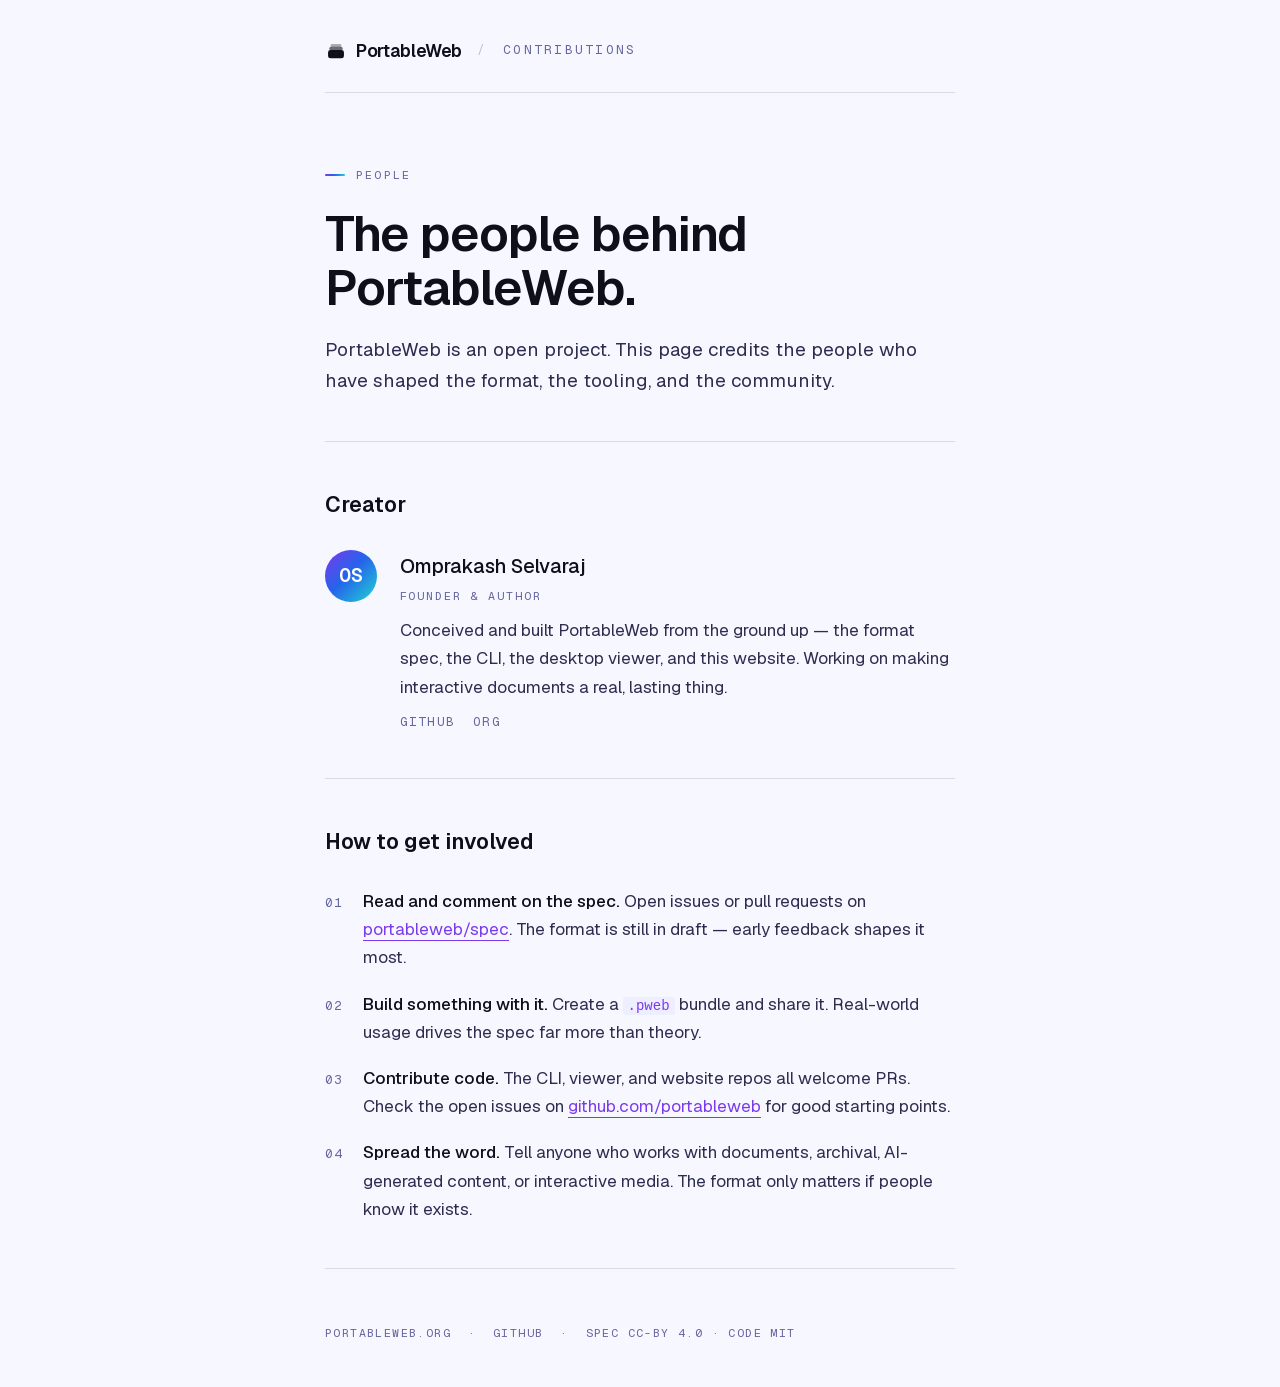
<file: docs/contributions/index.html>
<!DOCTYPE html>
<html lang="en">
<head>
  <meta charset="utf-8">
  <meta name="viewport" content="width=device-width, initial-scale=1">
  <title>Contributions &mdash; PortableWeb</title>
  <meta name="robots" content="noindex, nofollow">
  <link rel="icon" href="/icons/icon.svg" type="image/svg+xml">

  <link rel="stylesheet" href="../fonts/fonts.css">
<!-- Cloudflare Web Analytics --><script defer src='https://static.cloudflareinsights.com/beacon.min.js' data-cf-beacon='{"token": "1ab4277d7670401b84b3ea2daad6a745"}'></script><!-- End Cloudflare Web Analytics -->
  <style>
    :root {
      --ink:        #0f0f1a;
      --ink-soft:   #2d2d50;
      --paper:      #f7f8ff;
      --surface:    #edeeff;
      --border:     rgba(15,15,26,0.12);
      --accent:     #7c3aed;
      --muted:      #6565a0;
      --gradient:   linear-gradient(135deg, #7c3aed 0%, #2563eb 46%, #20d6d2 100%);
      --serif:      "Geist", ui-sans-serif, system-ui, -apple-system, sans-serif;
      --sans:       "Geist", ui-sans-serif, system-ui, -apple-system, sans-serif;
      --mono:       "Geist Mono", ui-monospace, "SFMono-Regular", Menlo, Consolas, monospace;
    }
    @media (prefers-color-scheme: dark) {
      :root {
        --ink:      #e8e8ff;
        --ink-soft: #b0b0d8;
        --paper:    #08080f;
        --surface:  #0f0f1e;
        --border:   rgba(232,232,255,0.1);
        --muted:    #7070a8;
      }
    }

    *, *::before, *::after { box-sizing: border-box; margin: 0; padding: 0; }

    html, body {
      background: var(--paper);
      color: var(--ink);
      font-family: var(--serif);
      font-size: 18px;
      line-height: 1.65;
      -webkit-font-smoothing: antialiased;
      min-height: 100vh;
    }

    a { color: var(--accent); text-decoration: none; border-bottom: 1px solid currentColor; transition: opacity 0.15s; }
    a:hover { opacity: 0.7; }

    /* Scrollbar */
    * { scrollbar-width: thin; scrollbar-color: var(--muted) transparent; }
    ::-webkit-scrollbar { width: 13px; height: 13px; }
    ::-webkit-scrollbar-track { background: transparent; }
    ::-webkit-scrollbar-thumb {
      background-color: var(--muted);
      border-radius: 10px;
      border: 3px solid var(--paper);
      background-clip: padding-box;
    }
    ::-webkit-scrollbar-thumb:hover { background-color: var(--ink-soft); }
    ::-webkit-scrollbar-corner { background: transparent; }

    .wrap { max-width: 720px; margin: 0 auto; padding: 0 clamp(1.25rem, 4vw, 2.5rem); }

    /* Header */
    header.site {
      padding: 2rem 0 1.5rem;
      display: flex;
      align-items: center;
      gap: 0.6rem;
      font-family: var(--mono);
      font-size: 0.7rem;
      letter-spacing: 0.18em;
      text-transform: uppercase;
      color: var(--muted);
      border-bottom: 1px solid var(--border);
    }
    .site-home { color: var(--muted); border-bottom: none; display: flex; align-items: center; gap: 0.5rem; }
    .site-home:hover { color: var(--ink); opacity: 1; }
    .site-glyph { width: 22px; height: 22px; color: var(--ink); display: block; flex-shrink: 0; }
    .site-word { font-family: "Geist", var(--sans); font-size: 0.98rem; font-weight: 600; letter-spacing: -0.02em; text-transform: none; color: var(--ink); }
    .sep { margin: 0 0.25rem; opacity: 0.4; }

    /* Page */
    .page-header {
      padding: clamp(3rem, 8vh, 5rem) 0 2.5rem;
      border-bottom: 1px solid var(--border);
    }

    .eyebrow {
      font-family: var(--mono);
      font-size: 0.65rem;
      letter-spacing: 0.2em;
      text-transform: uppercase;
      color: var(--muted);
      display: flex;
      align-items: center;
      gap: 0.6rem;
      margin-bottom: 1.25rem;
    }
    .eyebrow::before {
      content: "";
      width: 20px; height: 2px;
      background: var(--gradient);
      border-radius: 2px;
    }

    h1 {
      font-size: clamp(2rem, 5vw, 2.75rem);
      font-weight: 600;
      font-style: normal;
      letter-spacing: -0.02em;
      line-height: 1.1;
      margin-bottom: 1rem;
    }

    .page-lede {
      font-size: 1.05rem;
      color: var(--ink-soft);
      max-width: 34em;
    }

    /* Sections */
    section {
      padding: 2.5rem 0;
      border-bottom: 1px solid var(--border);
    }
    section:last-child { border-bottom: none; }

    h2 {
      font-size: 1.2rem;
      font-weight: 600;
      font-style: normal;
      margin-bottom: 1.5rem;
      color: var(--ink);
    }

    /* Person card */
    .person {
      display: flex;
      align-items: flex-start;
      gap: 1.25rem;
    }

    .person-avatar {
      width: 52px;
      height: 52px;
      border-radius: 50%;
      background: var(--gradient);
      flex-shrink: 0;
      display: flex;
      align-items: center;
      justify-content: center;
      font-family: var(--mono);
      font-size: 1.1rem;
      font-weight: 700;
      color: #fff;
      letter-spacing: -0.02em;
    }

    .person-info { flex: 1; }

    .person-name {
      font-size: 1.1rem;
      font-weight: 500;
      margin-bottom: 0.2rem;
    }

    .person-role {
      font-family: var(--mono);
      font-size: 0.65rem;
      letter-spacing: 0.16em;
      text-transform: uppercase;
      color: var(--muted);
      margin-bottom: 0.6rem;
    }

    .person-bio {
      font-size: 0.95rem;
      color: var(--ink-soft);
    }

    .person-links {
      display: flex;
      gap: 1rem;
      margin-top: 0.6rem;
      flex-wrap: wrap;
    }

    .person-links a {
      font-family: var(--mono);
      font-size: 0.7rem;
      letter-spacing: 0.1em;
      text-transform: uppercase;
      color: var(--muted);
      border-bottom: 1px solid transparent;
      transition: color 0.15s, border-color 0.15s;
    }
    .person-links a:hover { color: var(--accent); border-bottom-color: currentColor; opacity: 1; }

    /* How to contribute */
    .contrib-ways { display: flex; flex-direction: column; gap: 1rem; margin-top: 0.5rem; }

    .contrib-way {
      display: grid;
      grid-template-columns: 2ch 1fr;
      gap: 0.75rem;
      align-items: baseline;
    }

    .contrib-num {
      font-family: var(--mono);
      font-size: 0.7rem;
      color: var(--muted);
      letter-spacing: 0.1em;
    }

    .contrib-text { font-size: 0.95rem; color: var(--ink-soft); }
    .contrib-text strong { color: var(--ink); font-weight: 500; }

    /* Footer */
    footer {
      padding: 3rem 0 2.5rem;
      font-family: var(--mono);
      font-size: 0.65rem;
      letter-spacing: 0.12em;
      text-transform: uppercase;
      color: var(--muted);
    }
    footer a { color: var(--muted); border-bottom: 1px solid transparent; }
    footer a:hover { color: var(--ink); border-bottom-color: currentColor; opacity: 1; }

    @media (prefers-reduced-motion: reduce) {
      *, *::before, *::after { transition: none !important; }
    }
  </style>
</head>
<body>
<div class="wrap">

  <header class="site">
    <a class="site-home" href="/">
      <svg class="site-glyph" viewBox="0 0 36 36" aria-hidden="true"><rect x="9" y="6.5" width="18" height="5" rx="2.5" fill="currentColor" opacity="0.32"></rect><rect x="7" y="11" width="22" height="6" rx="3" fill="currentColor" opacity="0.6"></rect><rect x="5" y="16.5" width="26" height="13.5" rx="4" fill="currentColor"></rect></svg>
      <span class="site-word">PortableWeb</span>
    </a>
    <span class="sep">/</span>
    <span>Contributions</span>
  </header>

  <div class="page-header">
    <p class="eyebrow">People</p>
    <h1>The people behind PortableWeb.</h1>
    <p class="page-lede">
      PortableWeb is an open project. This page credits the people who have
      shaped the format, the tooling, and the community.
    </p>
  </div>

  <section>
    <h2>Creator</h2>
    <div class="person">
      <div class="person-avatar" aria-hidden="true">OS</div>
      <div class="person-info">
        <div class="person-name">Omprakash Selvaraj</div>
        <div class="person-role">Founder &amp; author</div>
        <p class="person-bio">
          Conceived and built PortableWeb from the ground up &mdash; the format spec,
          the CLI, the desktop viewer, and this website. Working on making interactive
          documents a real, lasting thing.
        </p>
        <div class="person-links">
          <a href="https://github.com/omscse" target="_blank" rel="noopener">GitHub</a>
          <a href="https://github.com/portableweb" target="_blank" rel="noopener">Org</a>
        </div>
      </div>
    </div>
  </section>

  <section>
    <h2>How to get involved</h2>
    <div class="contrib-ways">
      <div class="contrib-way">
        <span class="contrib-num">01</span>
        <p class="contrib-text">
          <strong>Read and comment on the spec.</strong>
          Open issues or pull requests on
          <a href="https://github.com/portableweb/spec" target="_blank" rel="noopener">portableweb/spec</a>.
          The format is still in draft &mdash; early feedback shapes it most.
        </p>
      </div>
      <div class="contrib-way">
        <span class="contrib-num">02</span>
        <p class="contrib-text">
          <strong>Build something with it.</strong>
          Create a <code style="font-family:ui-monospace,Menlo,monospace;font-size:0.82em;background:var(--surface);padding:1px 5px;border-radius:3px;color:var(--accent)">.pweb</code> bundle
          and share it. Real-world usage drives the spec far more than theory.
        </p>
      </div>
      <div class="contrib-way">
        <span class="contrib-num">03</span>
        <p class="contrib-text">
          <strong>Contribute code.</strong>
          The CLI, viewer, and website repos all welcome PRs.
          Check the open issues on
          <a href="https://github.com/portableweb" target="_blank" rel="noopener">github.com/portableweb</a>
          for good starting points.
        </p>
      </div>
      <div class="contrib-way">
        <span class="contrib-num">04</span>
        <p class="contrib-text">
          <strong>Spread the word.</strong>
          Tell anyone who works with documents, archival, AI-generated content,
          or interactive media. The format only matters if people know it exists.
        </p>
      </div>
    </div>
  </section>

  <footer>
    <a href="/">portableweb.org</a>
    &nbsp;&middot;&nbsp;
    <a href="https://github.com/portableweb">GitHub</a>
    &nbsp;&middot;&nbsp;
    Spec CC-BY 4.0 &middot; Code MIT
  </footer>

</div>
</body>
</html>
</file>
<file: docs/fonts/fonts.css>
/* Geist — cyrillic-ext */
@font-face { font-family: 'Geist'; font-style: normal; font-weight: 400 700; font-display: swap; src: url('geist-cyrillic-ext.woff2') format('woff2'); unicode-range: U+0460-052F, U+1C80-1C8A, U+20B4, U+2DE0-2DFF, U+A640-A69F, U+FE2E-FE2F; }
/* Geist — cyrillic */
@font-face { font-family: 'Geist'; font-style: normal; font-weight: 400 700; font-display: swap; src: url('geist-cyrillic.woff2') format('woff2'); unicode-range: U+0301, U+0400-045F, U+0490-0491, U+04B0-04B1, U+2116; }
/* Geist — vietnamese */
@font-face { font-family: 'Geist'; font-style: normal; font-weight: 400 700; font-display: swap; src: url('geist-vietnamese.woff2') format('woff2'); unicode-range: U+0102-0103, U+0110-0111, U+0128-0129, U+0168-0169, U+01A0-01A1, U+01AF-01B0, U+0300-0301, U+0303-0304, U+0308-0309, U+0323, U+0329, U+1EA0-1EF9, U+20AB; }
/* Geist — latin-ext */
@font-face { font-family: 'Geist'; font-style: normal; font-weight: 400 700; font-display: swap; src: url('geist-latin-ext.woff2') format('woff2'); unicode-range: U+0100-02BA, U+02BD-02C5, U+02C7-02CC, U+02CE-02D7, U+02DD-02FF, U+0304, U+0308, U+0329, U+1D00-1DBF, U+1E00-1E9F, U+1EF2-1EFF, U+2020, U+20A0-20AB, U+20AD-20C0, U+2113, U+2C60-2C7F, U+A720-A7FF; }
/* Geist — latin */
@font-face { font-family: 'Geist'; font-style: normal; font-weight: 400 700; font-display: swap; src: url('geist-latin.woff2') format('woff2'); unicode-range: U+0000-00FF, U+0131, U+0152-0153, U+02BB-02BC, U+02C6, U+02DA, U+02DC, U+0304, U+0308, U+0329, U+2000-206F, U+20AC, U+2122, U+2191, U+2193, U+2212, U+2215, U+FEFF, U+FFFD; }

/* Geist Mono — cyrillic-ext */
@font-face { font-family: 'Geist Mono'; font-style: normal; font-weight: 400 600; font-display: swap; src: url('geist-mono-cyrillic-ext.woff2') format('woff2'); unicode-range: U+0460-052F, U+1C80-1C8A, U+20B4, U+2DE0-2DFF, U+A640-A69F, U+FE2E-FE2F; }
/* Geist Mono — cyrillic */
@font-face { font-family: 'Geist Mono'; font-style: normal; font-weight: 400 600; font-display: swap; src: url('geist-mono-cyrillic.woff2') format('woff2'); unicode-range: U+0301, U+0400-045F, U+0490-0491, U+04B0-04B1, U+2116; }
/* Geist Mono — symbols2 */
@font-face { font-family: 'Geist Mono'; font-style: normal; font-weight: 400 600; font-display: swap; src: url('geist-mono-symbols2.woff2') format('woff2'); unicode-range: U+2000-2001, U+2004-2008, U+200A, U+23B8-23BD, U+2500-259F; }
/* Geist Mono — vietnamese */
@font-face { font-family: 'Geist Mono'; font-style: normal; font-weight: 400 600; font-display: swap; src: url('geist-mono-vietnamese.woff2') format('woff2'); unicode-range: U+0102-0103, U+0110-0111, U+0128-0129, U+0168-0169, U+01A0-01A1, U+01AF-01B0, U+0300-0301, U+0303-0304, U+0308-0309, U+0323, U+0329, U+1EA0-1EF9, U+20AB; }
/* Geist Mono — latin-ext */
@font-face { font-family: 'Geist Mono'; font-style: normal; font-weight: 400 600; font-display: swap; src: url('geist-mono-latin-ext.woff2') format('woff2'); unicode-range: U+0100-02BA, U+02BD-02C5, U+02C7-02CC, U+02CE-02D7, U+02DD-02FF, U+0304, U+0308, U+0329, U+1D00-1DBF, U+1E00-1E9F, U+1EF2-1EFF, U+2020, U+20A0-20AB, U+20AD-20C0, U+2113, U+2C60-2C7F, U+A720-A7FF; }
/* Geist Mono — latin */
@font-face { font-family: 'Geist Mono'; font-style: normal; font-weight: 400 600; font-display: swap; src: url('geist-mono-latin.woff2') format('woff2'); unicode-range: U+0000-00FF, U+0131, U+0152-0153, U+02BB-02BC, U+02C6, U+02DA, U+02DC, U+0304, U+0308, U+0329, U+2000-206F, U+20AC, U+2122, U+2191, U+2193, U+2212, U+2215, U+FEFF, U+FFFD; }
</file>
<file: docs/site.css>
/* ============================================================
   PortableWeb — site styles
   Design tokens + components. Pairs with flow.css (hero animation).
   ============================================================ */

:root {
  --ink:           #0f0f1a;
  --ink-soft:      #2d2d50;
  --paper:         #f7f8ff;
  --paper-shadow:  #edeeff;
  --paper-darker:  #e2e4f8;
  --accent:        #7c3aed;
  --accent-soft:   #9f67f5;
  --rule:          rgba(15,15,26,0.18);
  --muted:         #6565a0;
  --muted-soft:    #9090b8;
  --gradient:      linear-gradient(135deg, #7c3aed 0%, #2563eb 46%, #20d6d2 100%);
  --serif:         "Geist", ui-sans-serif, system-ui, -apple-system, "Segoe UI", Helvetica, Arial, sans-serif;
  --sans:          "Geist", ui-sans-serif, system-ui, -apple-system, "Segoe UI", Helvetica, Arial, sans-serif;
  --mono:          "Geist Mono", ui-monospace, "SFMono-Regular", Menlo, Consolas, "Liberation Mono", monospace;
}

@media (prefers-color-scheme: dark) {
  :root {
    --ink:           #e8e8ff;
    --ink-soft:      #b0b0d8;
    --paper:         #08080f;
    --paper-shadow:  #0f0f1e;
    --paper-darker:  #181828;
    --accent:        #a78bfa;
    --accent-soft:   #7c3aed;
    --rule:          rgba(232,232,255,0.15);
    --muted:         #7070a8;
    --muted-soft:    #454570;
  }
}

* { box-sizing: border-box; }
html { scroll-behavior: smooth; }

html, body {
  margin: 0; padding: 0;
  background: var(--paper);
  color: var(--ink);
  font-family: var(--serif);
  font-size: 18px; line-height: 1.6;
  -webkit-font-smoothing: antialiased;
  -moz-osx-font-smoothing: grayscale;
}
body {
  background-image:
    radial-gradient(at 15% 25%, rgba(0,0,0,0.025) 0%, transparent 50%),
    radial-gradient(at 85% 75%, rgba(0,0,0,0.025) 0%, transparent 50%);
  background-attachment: fixed;
  min-height: 100vh;
}

a {
  color: var(--accent); text-decoration: none;
  border-bottom: 1px solid currentColor; transition: opacity 0.15s ease;
}
a:hover { opacity: 0.7; }

/* scrollbar */
* { scrollbar-width: thin; scrollbar-color: var(--muted) transparent; }
::-webkit-scrollbar { width: 13px; height: 13px; }
::-webkit-scrollbar-track { background: transparent; }
::-webkit-scrollbar-thumb { background-color: var(--muted); border-radius: 10px; border: 3px solid var(--paper); background-clip: padding-box; }
::-webkit-scrollbar-thumb:hover { background-color: var(--ink-soft); }
::-webkit-scrollbar-corner { background: transparent; }

code, pre { font-family: var(--mono); font-size: 0.85em; }

/* layout */
.wrap { max-width: 940px; margin: 0 auto; padding: 0 clamp(1.25rem, 4vw, 2.5rem); }
.wrap.narrow { max-width: 880px; }

/* header */
header.site {
  padding: 2rem 0 1.5rem;
  display: flex; justify-content: space-between; align-items: center;
  font-family: var(--mono); font-size: 0.7rem; letter-spacing: 0.18em;
  text-transform: uppercase; color: var(--muted); gap: 1rem; flex-wrap: wrap;
}
.mark { display: flex; align-items: center; gap: 0.6rem; color: var(--ink); border-bottom: none; }
.mark-glyph { width: 24px; height: 24px; flex-shrink: 0; color: var(--ink); display: block; }
.mark-word { font-family: "Geist", var(--sans); font-size: 1.05rem; font-weight: 600; letter-spacing: -0.02em; text-transform: none; color: var(--ink); line-height: 1; }

nav.site { display: flex; gap: 1.5rem; align-items: center; }
nav.site a { color: var(--muted); border-bottom: none; }
nav.site a:hover { color: var(--ink); }
nav.site a.nav-app {
  color: var(--ink); border: 1px solid var(--rule); padding: 0.34rem 0.75rem;
  border-radius: 6px; white-space: nowrap; display: inline-flex; align-items: center; gap: 0.4rem;
  transition: background 0.15s ease, color 0.15s ease, border-color 0.15s ease;
}
nav.site a.nav-app:hover { background: var(--ink); color: var(--paper); border-color: var(--ink); opacity: 1; }
nav.site a.nav-app svg { transition: transform 0.15s ease; }
nav.site a.nav-app:hover svg { transform: translateX(2px); }

/* hero */
.hero { padding: clamp(2.5rem, 7vh, 4.5rem) 0 clamp(2.5rem, 6vh, 4rem); }
.status {
  display: inline-flex; align-items: center; white-space: nowrap; gap: 0.5rem;
  padding: 0.35rem 0.8rem; border: 1px solid var(--rule);
  font-family: var(--mono); font-size: 0.65rem; letter-spacing: 0.18em;
  text-transform: uppercase; color: var(--ink); margin-bottom: 1.75rem;
}
.status::before { content: ""; display: inline-block; width: 6px; height: 6px; border-radius: 50%; background: var(--accent); animation: pulse 2.4s infinite; }
@keyframes pulse { 0%,100%{opacity:1} 50%{opacity:0.4} }

h1.hero-title {
  font-family: var(--serif); font-weight: 600;
  font-size: clamp(2.5rem, 6.4vw, 4.4rem); line-height: 1.03; letter-spacing: -0.027em;
  margin: 0 0 1.5rem; max-width: 16ch;
}
h1.hero-title .accent { background: var(--gradient); -webkit-background-clip: text; -webkit-text-fill-color: transparent; background-clip: text; }
.hero-lede { font-size: clamp(1.12rem, 2vw, 1.38rem); line-height: 1.5; max-width: 40em; margin: 0 0 2.25rem; color: var(--ink-soft); }
.cta-row { display: flex; gap: 1rem; flex-wrap: wrap; align-items: center; margin-bottom: clamp(2.75rem, 6vw, 4rem); }

.btn {
  display: inline-flex; align-items: center; gap: 0.5rem; padding: 0.7rem 1.3rem;
  font-family: var(--mono); font-size: 0.75rem; letter-spacing: 0.12em; text-transform: uppercase;
  border: 1px solid var(--ink); color: var(--ink); background: transparent;
  border-bottom: 1px solid var(--ink); transition: all 0.18s ease;
}
.btn:hover { background: var(--ink); color: var(--paper); opacity: 1; }
.btn.primary { background: var(--gradient); border-color: transparent; color: #fff; }
.btn.primary:hover { opacity: 0.88; color: #fff; }

/* credibility strip */
.cred {
  margin-top: 2.5rem;
  border: 1px solid var(--rule);
  border-radius: 12px;
  background: var(--paper-shadow);
  display: grid; grid-template-columns: 1fr 1fr; gap: 1px;
  overflow: hidden;
}
.cred a {
  display: flex; align-items: center; gap: 0.9rem;
  padding: 1.05rem 1.25rem; background: var(--paper);
  border-bottom: none; color: var(--ink);
  transition: background 0.16s ease;
}
.cred a:hover { background: var(--paper-shadow); opacity: 1; }
.cred-badge {
  flex-shrink: 0; width: 46px; height: 46px; border-radius: 10px;
  display: grid; place-items: center;
  font-family: var(--mono); font-weight: 600; font-size: 0.62rem; letter-spacing: 0.04em;
  background: var(--ink); color: var(--paper); text-align: center; line-height: 1.05;
}
.cred-badge.ietf { background: var(--gradient); color: #fff; }
.cred-text { display: flex; flex-direction: column; gap: 0.1rem; min-width: 0; }
.cred-kicker { font-family: var(--mono); font-size: 0.6rem; letter-spacing: 0.16em; text-transform: uppercase; color: var(--muted); }
.cred-name { font-weight: 600; font-size: 0.96rem; letter-spacing: -0.01em; color: var(--ink); }
.cred-arrow { margin-left: auto; color: var(--muted); transition: transform 0.16s ease; }
.cred a:hover .cred-arrow { transform: translateX(3px); color: var(--ink); }
@media (max-width: 620px) { .cred { grid-template-columns: 1fr; } }

/* section primitives */
section.block { padding: clamp(3rem, 7vh, 5rem) 0; border-top: 1px solid var(--rule); }
.eyebrow { font-family: var(--mono); font-size: 0.7rem; letter-spacing: 0.2em; text-transform: uppercase; color: var(--muted); margin: 0 0 1.5rem; display: flex; align-items: center; gap: 0.75rem; }
.eyebrow::before { content: ""; width: 24px; height: 2px; background: var(--gradient); border-radius: 2px; }

h2 { font-family: var(--serif); font-weight: 600; font-size: clamp(1.85rem, 4vw, 2.5rem); line-height: 1.15; letter-spacing: -0.015em; margin: 0 0 1.5rem; max-width: 24ch; }
h3 { font-family: var(--serif); font-weight: 500; font-size: 1.25rem; margin: 0 0 0.5rem; color: var(--ink); }
p { margin: 0 0 1rem; max-width: 38em; }
.lead-p { font-size: 1.18rem; color: var(--ink-soft); max-width: 34em; }

/* problem — failed alternatives */
.fail-list { margin-top: 2rem; border-top: 1px solid var(--rule); }
.fail {
  display: grid; grid-template-columns: 13rem 1fr; gap: 1.5rem;
  padding: 1.25rem 0; border-bottom: 1px solid var(--rule); align-items: baseline;
}
.fail-name { font-weight: 600; font-size: 1.05rem; color: var(--ink); display: flex; flex-direction: column; align-items: flex-start; gap: 0.55rem; }
.fail-name .x { font-family: var(--mono); font-size: 0.7rem; color: var(--accent); border: 1px solid var(--rule); border-radius: 5px; padding: 0.18rem 0.45rem; letter-spacing: 0.06em; white-space: nowrap; }
.fail p { margin: 0; font-size: 0.98rem; color: var(--ink-soft); }
@media (max-width: 600px) { .fail { grid-template-columns: 1fr; gap: 0.4rem; } }

.pull {
  margin: 2.5rem 0 0; padding: 1.75rem 0 0; border-top: 2px solid var(--ink);
  font-size: clamp(1.3rem, 2.6vw, 1.7rem); font-weight: 600; line-height: 1.28;
  letter-spacing: -0.015em; max-width: 26ch; color: var(--ink);
}
.pull .accent { background: var(--gradient); -webkit-background-clip: text; -webkit-text-fill-color: transparent; background-clip: text; }

/* anatomy */
.anatomy { display: grid; grid-template-columns: 1fr; gap: 0; margin: 2rem 0 1rem; border: 1px solid var(--rule); background: var(--paper-shadow); max-width: 580px; font-family: var(--mono); font-size: 0.85rem; }
.anatomy-row { display: grid; grid-template-columns: 14ch 1fr; gap: 1rem; padding: 0.85rem 1.25rem; border-bottom: 1px solid var(--rule); align-items: baseline; }
.anatomy-row:last-child { border-bottom: none; }
.anatomy-row.header { background: var(--ink); color: var(--paper); font-size: 0.65rem; letter-spacing: 0.2em; text-transform: uppercase; padding: 0.5rem 1.25rem; }
.anatomy-row .filename { color: var(--ink); font-weight: 600; }
.anatomy-row .filename .req { color: var(--accent); font-weight: 400; }
.anatomy-row .desc { color: var(--muted); font-family: var(--serif); font-size: 1rem; line-height: 1.4; }
.anatomy-row.header .filename, .anatomy-row.header .desc { color: var(--paper); font-family: var(--mono); font-size: 0.65rem; }

/* pillars */
.pillars { display: grid; grid-template-columns: repeat(2, 1fr); gap: 2rem; margin-top: 2rem; }
@media (max-width: 540px) { .pillars { grid-template-columns: 1fr; } }
.pillar h3::before { content: ""; display: block; width: 36px; height: 2px; background: var(--gradient); border-radius: 2px; margin-bottom: 1rem; }
.pillar p { color: var(--ink-soft); font-size: 0.95rem; }

/* use cases */
.use-cases { display: grid; grid-template-columns: repeat(auto-fit, minmax(260px, 1fr)); gap: 1px; background: var(--rule); border: 1px solid var(--rule); margin-top: 2rem; }
.use-case { background: var(--paper); padding: 1.5rem 1.25rem; }
.use-case .num { font-family: var(--mono); font-size: 0.7rem; letter-spacing: 0.18em; color: var(--muted); margin-bottom: 0.75rem; }
.use-case h3 { font-size: 1.1rem; }
.use-case p { font-size: 0.9rem; color: var(--ink-soft); margin: 0; }

/* comparison */
.comparison { margin-top: 2rem; overflow-x: auto; }
.comparison table { width: 100%; border-collapse: collapse; font-size: 0.9rem; min-width: 540px; }
.comparison th, .comparison td { text-align: left; padding: 0.85rem 1rem; border-bottom: 1px solid var(--rule); vertical-align: top; }
.comparison th { font-family: var(--mono); font-size: 0.65rem; letter-spacing: 0.18em; text-transform: uppercase; color: var(--muted); font-weight: 400; }
.comparison td.format { font-family: var(--mono); font-size: 0.8rem; color: var(--ink); letter-spacing: 0.05em; }
.comparison td.format.us { color: var(--accent); }
.comparison td p { margin: 0; font-size: 0.9rem; color: var(--ink-soft); }

/* roadmap */
.roadmap { display: grid; gap: 1rem; margin-top: 2rem; }
.roadmap-item { display: grid; grid-template-columns: 8ch 1fr; gap: 1.5rem; padding: 1rem 0; border-bottom: 1px solid var(--paper-darker); align-items: baseline; }
.roadmap-item:last-child { border-bottom: none; }
.roadmap-version { font-family: var(--mono); font-size: 0.85rem; color: var(--accent); letter-spacing: 0.05em; }
.roadmap-version.future { color: var(--muted); }
.roadmap-body h3 { font-size: 1rem; margin-bottom: 0.25rem; }
.roadmap-body p { margin: 0; font-size: 0.9rem; color: var(--ink-soft); }

/* get involved links */
.links-grid { display: grid; grid-template-columns: repeat(auto-fit, minmax(220px, 1fr)); gap: 1rem; margin-top: 2rem; }
.link-card { display: block; padding: 1.5rem 1.25rem; border: 1px solid var(--rule); color: var(--ink); transition: all 0.18s ease; }
.link-card:hover { background: var(--ink); color: var(--paper); opacity: 1; }
.link-card:hover .link-arrow { transform: translateX(3px); }
.link-card:hover .link-desc { color: var(--paper-shadow); }
.link-card-top { display: flex; justify-content: space-between; align-items: center; margin-bottom: 0.5rem; }
.link-title { font-family: var(--mono); font-size: 0.7rem; letter-spacing: 0.18em; text-transform: uppercase; }
.link-arrow { transition: transform 0.18s ease; }
.link-desc { font-size: 0.9rem; color: var(--ink-soft); font-family: var(--serif); }

/* viewer section */
.viewer-grid { display: grid; grid-template-columns: 1.05fr 0.95fr; gap: 2.75rem; align-items: start; margin-top: 2.25rem; }
@media (max-width: 760px) { .viewer-grid { grid-template-columns: 1fr; gap: 2rem; } }
.viewer-caps { list-style: none; padding: 0; margin: 0 0 2rem; display: flex; flex-direction: column; }
.viewer-caps li { display: flex; gap: 0.85rem; padding: 0.95rem 0; border-bottom: 1px solid var(--paper-darker); align-items: flex-start; }
.viewer-caps li:last-child { border-bottom: none; }
.vc-icon { width: 32px; height: 32px; border-radius: 9px; background: var(--paper-shadow); display: flex; align-items: center; justify-content: center; flex-shrink: 0; color: var(--accent); margin-top: 1px; }
.vc-title { display: block; font-weight: 600; font-size: 0.98rem; color: var(--ink); letter-spacing: -0.01em; }
.vc-desc { display: block; font-size: 0.9rem; color: var(--ink-soft); line-height: 1.5; margin-top: 0.12rem; }
.vc-desc code { font-family: var(--mono); font-size: 0.82em; }
.viewer-cta { display: flex; flex-direction: column; align-items: flex-start; gap: 0.95rem; }
.viewer-install-note { font-size: 0.85rem; color: var(--muted); max-width: 34em; margin: 0; }

.app-mock { border: 1px solid var(--rule); border-radius: 14px; overflow: hidden; display: flex; height: 360px; background: var(--paper); box-shadow: 0 18px 50px rgba(15,15,26,0.16); }
.mock-rail { width: 44%; max-width: 168px; background: #0c0c16; padding: 14px 10px; display: flex; flex-direction: column; gap: 3px; position: relative; }
.mock-rail::before { content: ""; position: absolute; top: 0; left: 0; right: 0; height: 2px; background: var(--gradient); }
.mock-brand { display: flex; align-items: center; gap: 7px; color: #e8e8ff; padding: 4px 6px 10px; }
.mock-brand svg { width: 16px; height: 16px; }
.mock-brand .mb-word { font-family: var(--sans); font-size: 12px; font-weight: 600; letter-spacing: -0.02em; }
.mock-label { font-family: var(--mono); font-size: 7.5px; letter-spacing: 0.18em; text-transform: uppercase; color: rgba(168,168,210,0.5); padding: 9px 7px 4px; }
.mock-item { display: flex; align-items: center; gap: 8px; padding: 6px 7px; border-radius: 6px; color: #c7c7e4; font-family: var(--sans); font-size: 10.5px; }
.mock-item .mi-ic { width: 16px; height: 16px; border-radius: 4px; background: rgba(168,168,210,0.13); flex-shrink: 0; }
.mock-work { flex: 1; display: flex; flex-direction: column; background: var(--paper); }
.mock-topbar { height: 28px; border-bottom: 1px solid var(--rule); display: flex; align-items: center; padding: 0 12px; }
.mock-crumb { font-family: var(--mono); font-size: 8px; letter-spacing: 0.06em; color: var(--muted); }
.mock-body { flex: 1; display: flex; align-items: center; justify-content: center; padding: 16px; }
.mock-hero { width: 100%; border: 1.5px dashed var(--rule); border-radius: 12px; background: var(--paper-shadow); padding: 20px 12px; text-align: center; display: flex; flex-direction: column; align-items: center; gap: 6px; }
.mock-hero .mh-glyph { width: 32px; height: 32px; border-radius: 9px; background: var(--paper); border: 1px solid var(--rule); display: flex; align-items: center; justify-content: center; color: var(--ink); }
.mock-hero .mh-glyph svg { width: 17px; height: 17px; }
.mock-hero .mh-title { font-family: var(--sans); font-weight: 600; font-size: 12px; color: var(--ink); white-space: nowrap; }
.mock-hero .mh-sub { font-family: var(--sans); font-size: 8.5px; color: var(--muted); }
.mock-hero .mh-btn { margin-top: 5px; padding: 6px 13px; border-radius: 7px; background: var(--gradient); color: #fff; font-family: var(--sans); font-size: 9.5px; font-weight: 600; white-space: nowrap; }
@media (max-width: 760px) { .app-mock { height: 320px; } }

/* footer */
footer { padding: 4rem 0 3rem; border-top: 1px solid var(--rule); margin-top: 4rem; font-family: var(--mono); font-size: 0.7rem; letter-spacing: 0.12em; text-transform: uppercase; color: var(--muted); }
.footer-grid { display: flex; justify-content: space-between; align-items: flex-end; gap: 2rem; flex-wrap: wrap; }
.footer-meta { display: flex; flex-direction: column; gap: 0.4rem; }
.footer-meta a { color: var(--muted); border-bottom: 1px solid transparent; }
.footer-meta a:hover { color: var(--ink); border-bottom-color: currentColor; }

/* reduced motion */
@media (prefers-reduced-motion: reduce) {
  *, *::before, *::after { animation: none !important; transition: none !important; }
  html { scroll-behavior: auto; }
}

/* small screens */
@media (max-width: 600px) {
  header.site { padding: 1.75rem 0 1.25rem; gap: 0.75rem 1rem; }
  nav.site { gap: 1rem; align-items: center; }
  nav.site a[href^="#"] { display: none; }
  nav.site a.nav-app { font-size: 0.7rem; }
}
@media (max-width: 540px) {
  nav.site { gap: 0.9rem; }
  .anatomy-row { grid-template-columns: 1fr; gap: 0.25rem; }
  .roadmap-item { grid-template-columns: 1fr; gap: 0.4rem; }
}
</file>
<file: docs/flow.css>
/* ============================================================
   PortableWeb — hero flow animation
   A live, looping pipeline:  Ask AI → AI builds → Pack as .pweb → Runs everywhere
   Dark showcase panel; consistent with the org banner.
   ============================================================ */

.flowstage {
  --fs-bg:      #0b0b15;
  --fs-card:    #13131f;
  --fs-card-2:  #161624;
  --fs-line:    #2b2b45;
  --fs-line-2:  #3a3a5c;
  --fs-ink:     #f3f3ff;
  --fs-dim:     #b9b9e0;
  --fs-mute:    #8585b5;
  --fs-faint:   #6f6f9e;
  --fs-violet:  #a78bfa;
  --fs-blue:    #60a5fa;
  --fs-cyan:    #5eead4;
  --fs-grad:    linear-gradient(90deg, #a78bfa 0%, #60a5fa 50%, #5eead4 100%);
  --fs-grad-tile: linear-gradient(135deg, #7c3aed 0%, #2563eb 46%, #20d6d2 100%);

  position: relative;
  border-radius: 22px;
  background:
    radial-gradient(620px 360px at 8% 4%, rgba(124,58,237,0.16), transparent 62%),
    radial-gradient(680px 420px at 96% 120%, rgba(32,214,210,0.12), transparent 60%),
    var(--fs-bg);
  border: 1px solid rgba(168,168,210,0.14);
  box-shadow: 0 30px 80px rgba(8,8,18,0.45);
  overflow: hidden;
  color: var(--fs-ink);
  font-family: var(--sans, system-ui, sans-serif);
}
.flowstage::before {
  content: "";
  position: absolute; inset: 0 0 auto 0; height: 4px;
  background: var(--fs-grad-tile);
}

/* ---- header row ---- */
.flow-head {
  display: flex;
  align-items: baseline;
  justify-content: space-between;
  gap: 1rem 1.5rem;
  flex-wrap: wrap;
  padding: clamp(1.4rem, 3vw, 2.1rem) clamp(1.4rem, 3.4vw, 2.4rem) 0;
}
.flow-head-text { display: flex; flex-direction: column; gap: 0.5rem; }
.flow-kicker {
  font-family: var(--mono, ui-monospace, monospace);
  font-size: 0.66rem;
  letter-spacing: 0.22em;
  text-transform: uppercase;
  color: var(--fs-violet);
  display: inline-flex; align-items: center; gap: 0.6rem;
}
.flow-kicker::before {
  content: ""; width: 22px; height: 2px; border-radius: 2px;
  background: var(--fs-grad);
}
.flow-title {
  margin: 0;
  font-size: clamp(1.25rem, 2.5vw, 1.75rem);
  font-weight: 600;
  letter-spacing: -0.02em;
  color: var(--fs-ink);
  line-height: 1.1;
}
.flow-title .grad {
  background: var(--fs-grad);
  -webkit-background-clip: text; background-clip: text;
  -webkit-text-fill-color: transparent;
}

/* play / pause */
.flow-toggle {
  margin-top: 0.4rem;
  background: rgba(168,168,210,0.08);
  border: 1px solid var(--fs-line);
  color: var(--fs-dim);
  font-family: var(--mono, monospace);
  font-size: 0.6rem;
  letter-spacing: 0.16em;
  text-transform: uppercase;
  padding: 0.4rem 0.7rem;
  border-radius: 7px;
  cursor: pointer;
  display: inline-flex; align-items: center; gap: 0.45rem;
  transition: background 0.15s, color 0.15s, border-color 0.15s;
}
.flow-toggle:hover { background: rgba(168,168,210,0.16); color: var(--fs-ink); border-color: var(--fs-line-2); }
.flow-toggle .ico-pause { display: inline-flex; }
.flow-toggle .ico-play  { display: none; }
.flowstage.is-paused .flow-toggle .ico-pause { display: none; }
.flowstage.is-paused .flow-toggle .ico-play  { display: inline-flex; }

/* ---- pipeline grid ---- */
.flow-pipe {
  position: relative;
  display: grid;
  grid-template-columns: 1fr 1fr 1fr 1.18fr;
  gap: clamp(0.7rem, 1.6vw, 1.4rem);
  align-items: stretch;
  padding: clamp(1.3rem, 3vw, 2rem) clamp(1.4rem, 3.4vw, 2.4rem) clamp(1rem, 2vw, 1.4rem);
}

/* connector track sits behind cards, vertically centered on the card band */
.flow-track {
  position: absolute;
  left: clamp(1.4rem, 3.4vw, 2.4rem);
  right: clamp(1.4rem, 3.4vw, 2.4rem);
  top: 50%;
  height: 2px;
  transform: translateY(-14px);
  background-image: linear-gradient(90deg, var(--fs-line-2) 0 6px, transparent 6px 14px);
  background-size: 14px 2px;
  opacity: 0.7;
  pointer-events: none;
}
.flow-pulse {
  position: absolute; top: 50%; left: 0;
  width: 12px; height: 12px; border-radius: 50%;
  margin-top: -6px;
  background: radial-gradient(circle, #bae6fd 0%, #7dd3fc 40%, rgba(125,211,252,0) 72%);
  box-shadow: 0 0 16px 4px rgba(125,211,252,0.5);
  animation: flow-travel 8s cubic-bezier(.4,0,.2,1) infinite;
}
@keyframes flow-travel {
  0%   { left: 6%;  opacity: 0; }
  8%   { opacity: 1; }
  24%  { left: 30%; }
  34%  { left: 30%; }
  50%  { left: 56%; }
  56%  { left: 56%; }
  74%  { left: 80%; }
  82%  { left: 80%; }
  94%  { left: 98%; opacity: 1; }
  100% { left: 98%; opacity: 0; }
}

/* ---- a node = card + label ---- */
.flow-node { display: flex; flex-direction: column; gap: 0.85rem; position: relative; z-index: 1; }
.node-card {
  position: relative;
  background: var(--fs-card);
  border: 1px solid var(--fs-line);
  border-radius: 15px;
  padding: 0.95rem 1rem;
  min-height: 178px;
  flex: 1 1 auto;
  display: flex;
  flex-direction: column;
  transition: border-color 0.4s ease, box-shadow 0.4s ease, transform 0.4s ease;
}
/* active glow, driven by .is-active toggled in JS, synced to pulse arrival */
.flow-node.is-active .node-card {
  border-color: color-mix(in srgb, var(--node-accent, #60a5fa) 75%, transparent);
  box-shadow: 0 0 0 1px color-mix(in srgb, var(--node-accent, #60a5fa) 40%, transparent),
              0 10px 34px color-mix(in srgb, var(--node-accent, #60a5fa) 22%, transparent);
  transform: translateY(-3px);
}
.node-label {
  font-family: var(--mono, monospace);
  font-size: 0.64rem;
  letter-spacing: 0.18em;
  text-transform: uppercase;
  color: var(--fs-faint);
  text-align: center;
  transition: color 0.3s ease;
}
.flow-node.is-active .node-label { color: var(--fs-dim); }

/* ---- stage 1: ask ---- */
.flow-node[data-stage="1"] { --node-accent: #a78bfa; }
.ask-head {
  display: flex; align-items: center; gap: 0.5rem;
  font-family: var(--mono, monospace);
  font-size: 0.62rem; letter-spacing: 0.18em; color: var(--fs-mute); margin-bottom: 0.85rem;
}
.ask-head .dot { width: 18px; height: 18px; border-radius: 50%; background: #23233a; position: relative; }
.ask-head .dot::after { content:""; position:absolute; inset:0; margin:auto; width:7px; height:7px; border-radius:50%; background: var(--fs-grad); }
.ask-prompt {
  margin: 0; font-size: 1.05rem; font-weight: 500; line-height: 1.32; color: var(--fs-ink);
  letter-spacing: -0.01em;
}
.caret {
  display: inline-block; width: 0.6ch; height: 1.05em; transform: translateY(0.15em);
  background: var(--fs-violet); margin-left: 1px; border-radius: 1px;
  animation: caret-blink 1s steps(1) infinite;
}
@keyframes caret-blink { 0%,45%{opacity:1} 50%,95%{opacity:0} 100%{opacity:1} }

/* ---- stage 2: build window ---- */
.flow-node[data-stage="2"] { --node-accent: #60a5fa; }
.node-card.build { padding: 0; overflow: hidden; }
.win-bar {
  display: flex; align-items: center; gap: 5px;
  padding: 0.6rem 0.8rem; border-bottom: 1px solid var(--fs-line);
}
.win-bar span { width: 7px; height: 7px; border-radius: 50%; background: var(--fs-line-2); }
.win-bar em {
  margin-left: auto; font-style: normal; font-family: var(--mono, monospace);
  font-size: 0.55rem; letter-spacing: 0.14em; text-transform: uppercase; color: #5b5b86;
}
.win-body { position: relative; flex: 1; display: grid; place-items: center; }
.artifact {
  position: absolute; inset: 0; display: grid; place-items: center;
  opacity: 0; transform: scale(0.94); transition: opacity 0.5s ease, transform 0.5s ease;
}
.artifact.active { opacity: 1; transform: scale(1); }
.artifact svg { width: 78%; height: auto; }

/* ---- stage 3: pack ---- */
.flow-node[data-stage="3"] { --node-accent: #5eead4; }
.node-card.pack { align-items: center; justify-content: center; gap: 0.7rem; }
.pweb-glyph {
  width: 78px; height: 78px;
  display: grid; place-items: center;
  filter: drop-shadow(0 8px 26px rgba(124,58,237,0.4));
  transform: scale(0.9);
  transition: transform 0.5s cubic-bezier(.34,1.3,.5,1);
}
.flow-node[data-stage="3"].is-active .pweb-glyph { transform: scale(1.04); }
.pweb-name {
  font-family: var(--mono, monospace); font-size: 0.84rem; font-weight: 600; color: var(--fs-ink);
  white-space: nowrap; letter-spacing: -0.02em;
}
.pack-note {
  font-family: var(--mono, monospace); font-size: 0.54rem; letter-spacing: 0.14em;
  text-transform: uppercase; color: var(--fs-faint);
}

/* ---- stage 4: devices ---- */
.flow-node[data-stage="4"] { --node-accent: #5eead4; }
.node-card.devices { padding: 0.7rem; }
.device-grid {
  flex: 1; display: grid; grid-template-columns: 1fr 1fr; gap: 0.55rem;
}
.device {
  border: 1px solid var(--fs-line); border-radius: 11px;
  background: var(--fs-card-2);
  display: flex; align-items: center; gap: 0.5rem;
  padding: 0.5rem 0.6rem;
  transition: border-color 0.4s ease, box-shadow 0.4s ease;
}
.device svg { width: 22px; height: 22px; color: var(--fs-mute); flex-shrink: 0; transition: color 0.4s ease; }
.device span { font-size: 0.78rem; font-weight: 600; color: var(--fs-dim); }
.flow-node[data-stage="4"].is-active .device {
  border-color: rgba(94,234,212,0.5);
  box-shadow: 0 0 0 1px rgba(94,234,212,0.22), 0 6px 18px rgba(94,234,212,0.14);
}
.flow-node[data-stage="4"].is-active .device svg { color: var(--fs-cyan); }
/* gentle stagger so they "light up" one by one */
.flow-node[data-stage="4"].is-active .device:nth-child(1) { transition-delay: 0s; }
.flow-node[data-stage="4"].is-active .device:nth-child(2) { transition-delay: 0.1s; }
.flow-node[data-stage="4"].is-active .device:nth-child(3) { transition-delay: 0.2s; }
.flow-node[data-stage="4"].is-active .device:nth-child(4) { transition-delay: 0.3s; }

/* ---- caption ---- */
.flow-caption {
  margin: 0;
  padding: 0 clamp(1.4rem, 3.4vw, 2.4rem) clamp(1.4rem, 3vw, 2rem);
  font-size: clamp(0.95rem, 1.6vw, 1.08rem);
  line-height: 1.45;
  color: var(--fs-mute);
  min-height: 1.5em;
}
.flow-caption .lead { color: var(--fs-ink); font-weight: 600; }
.flow-caption.is-future .tag {
  display: inline-block; white-space: nowrap;
  font-family: var(--mono, monospace); font-size: 0.58rem; letter-spacing: 0.16em;
  text-transform: uppercase; color: #0b0b15; background: var(--fs-cyan);
  padding: 0.18em 0.5em; border-radius: 5px; margin-right: 0.6rem; transform: translateY(-0.1em);
}

/* ============ responsive ============ */
@media (max-width: 860px) {
  .flow-pipe { grid-template-columns: 1fr 1fr; }
  .flow-track { display: none; }
  .flow-pulse { display: none; }
  .node-card { min-height: 150px; }
}
@media (max-width: 480px) {
  .flow-pipe { grid-template-columns: 1fr; }
  .node-card { min-height: 0; }
  .node-card.build .win-body { min-height: 130px; }
}

/* ============ reduced motion ============ */
@media (prefers-reduced-motion: reduce) {
  .flow-pulse, .caret { animation: none; }
  .artifact { transition: none; }
}
</file>
